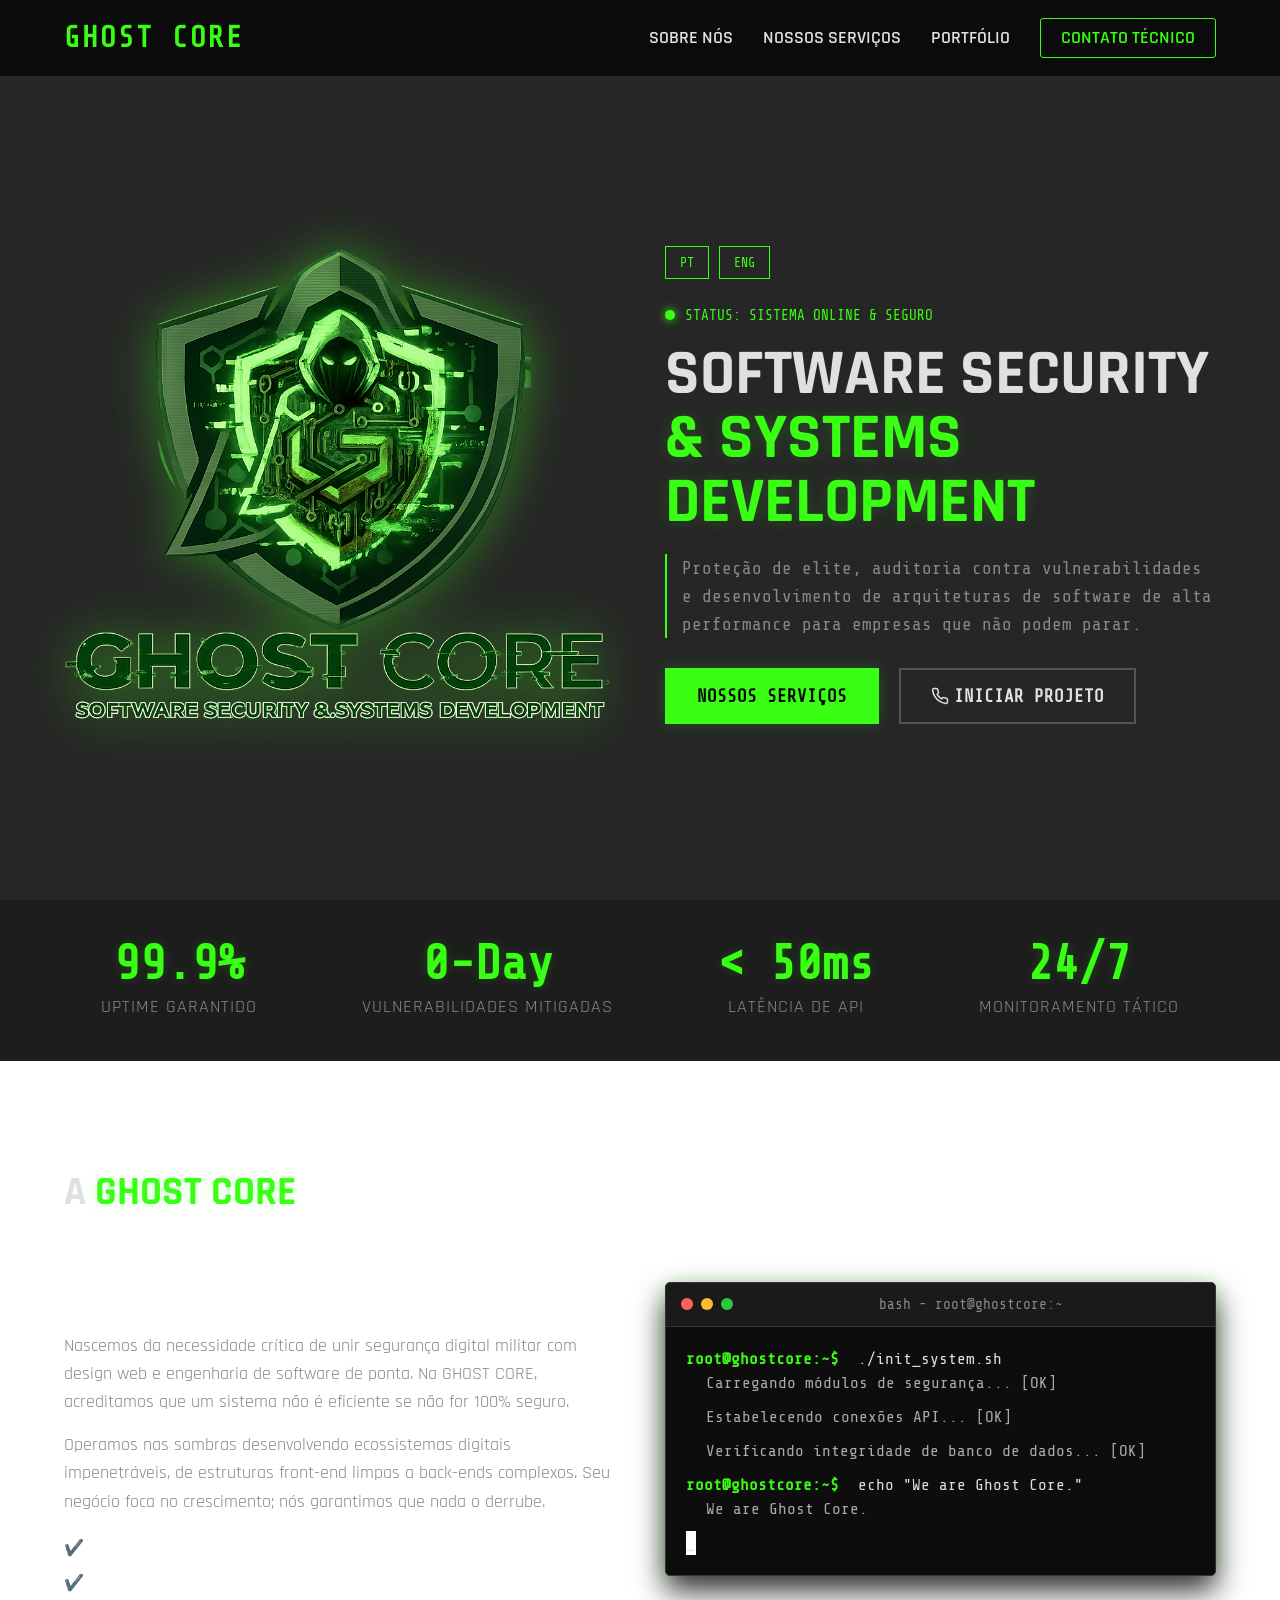
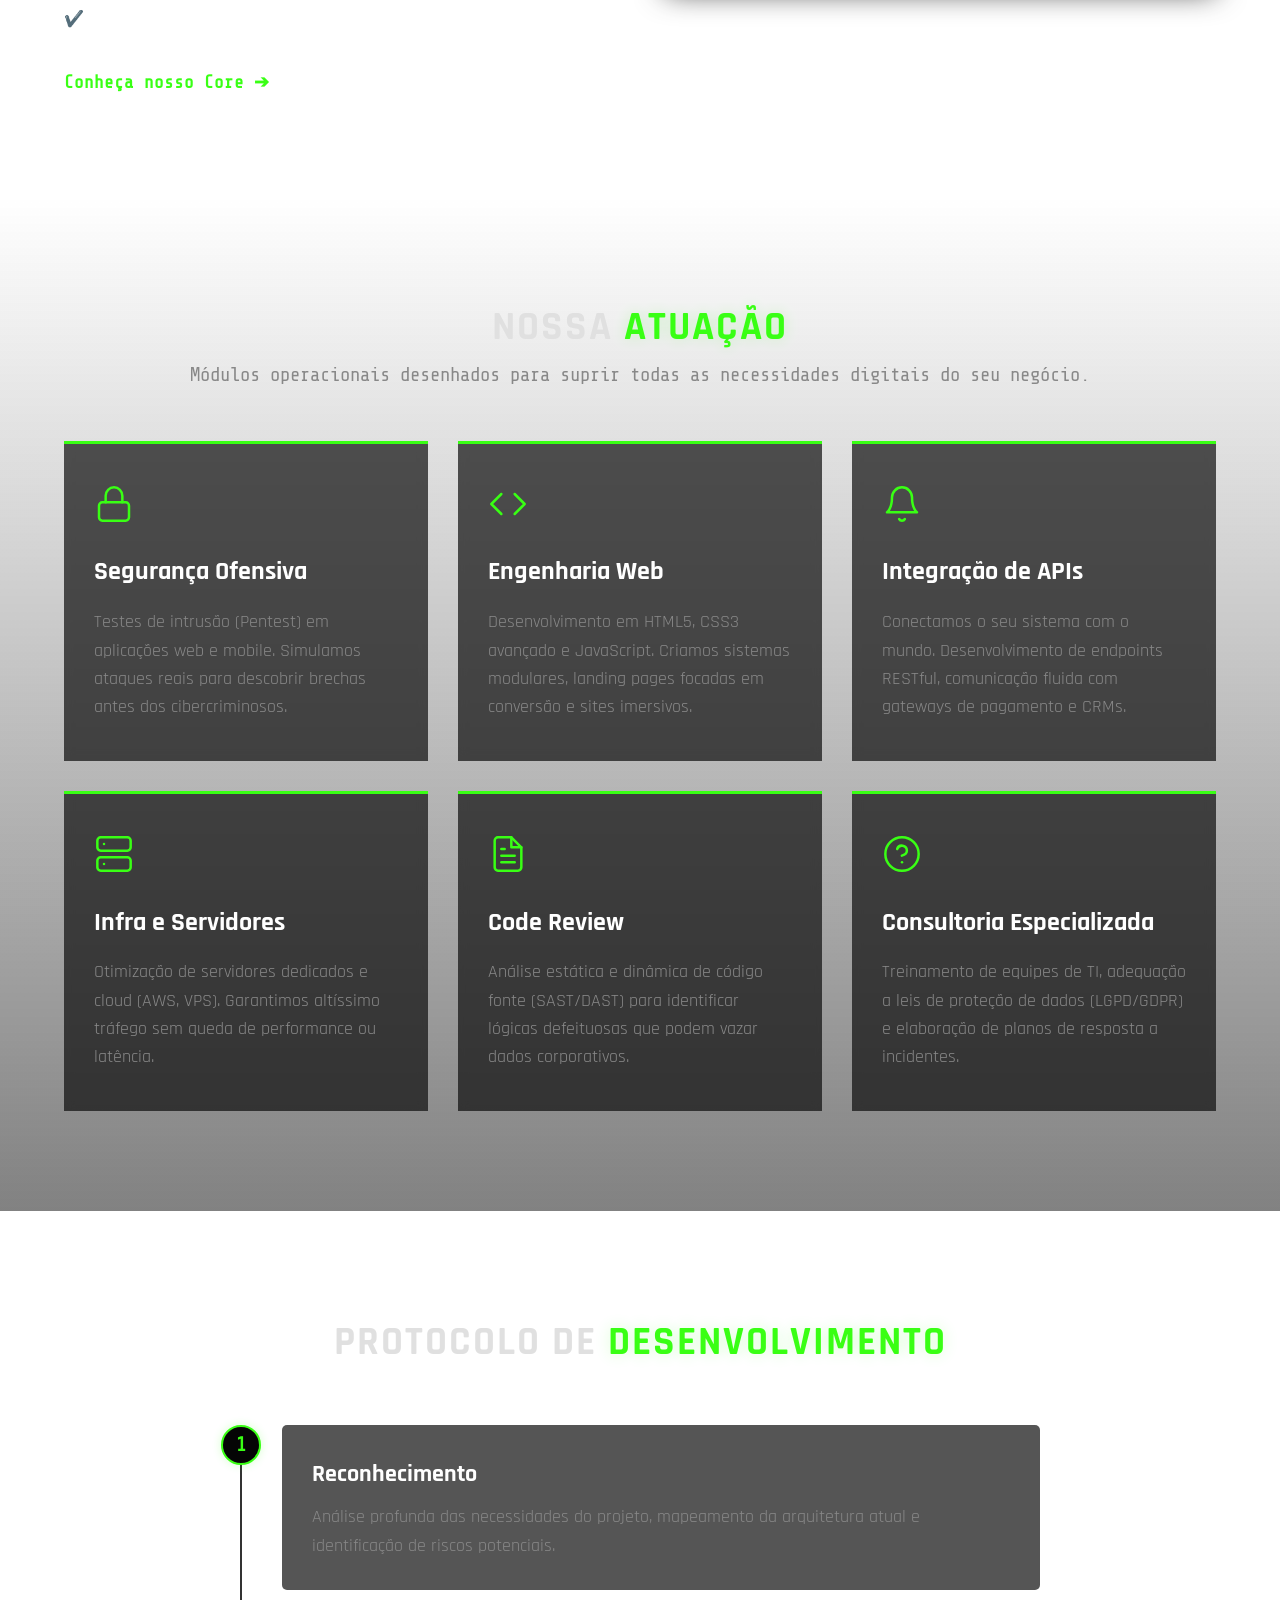
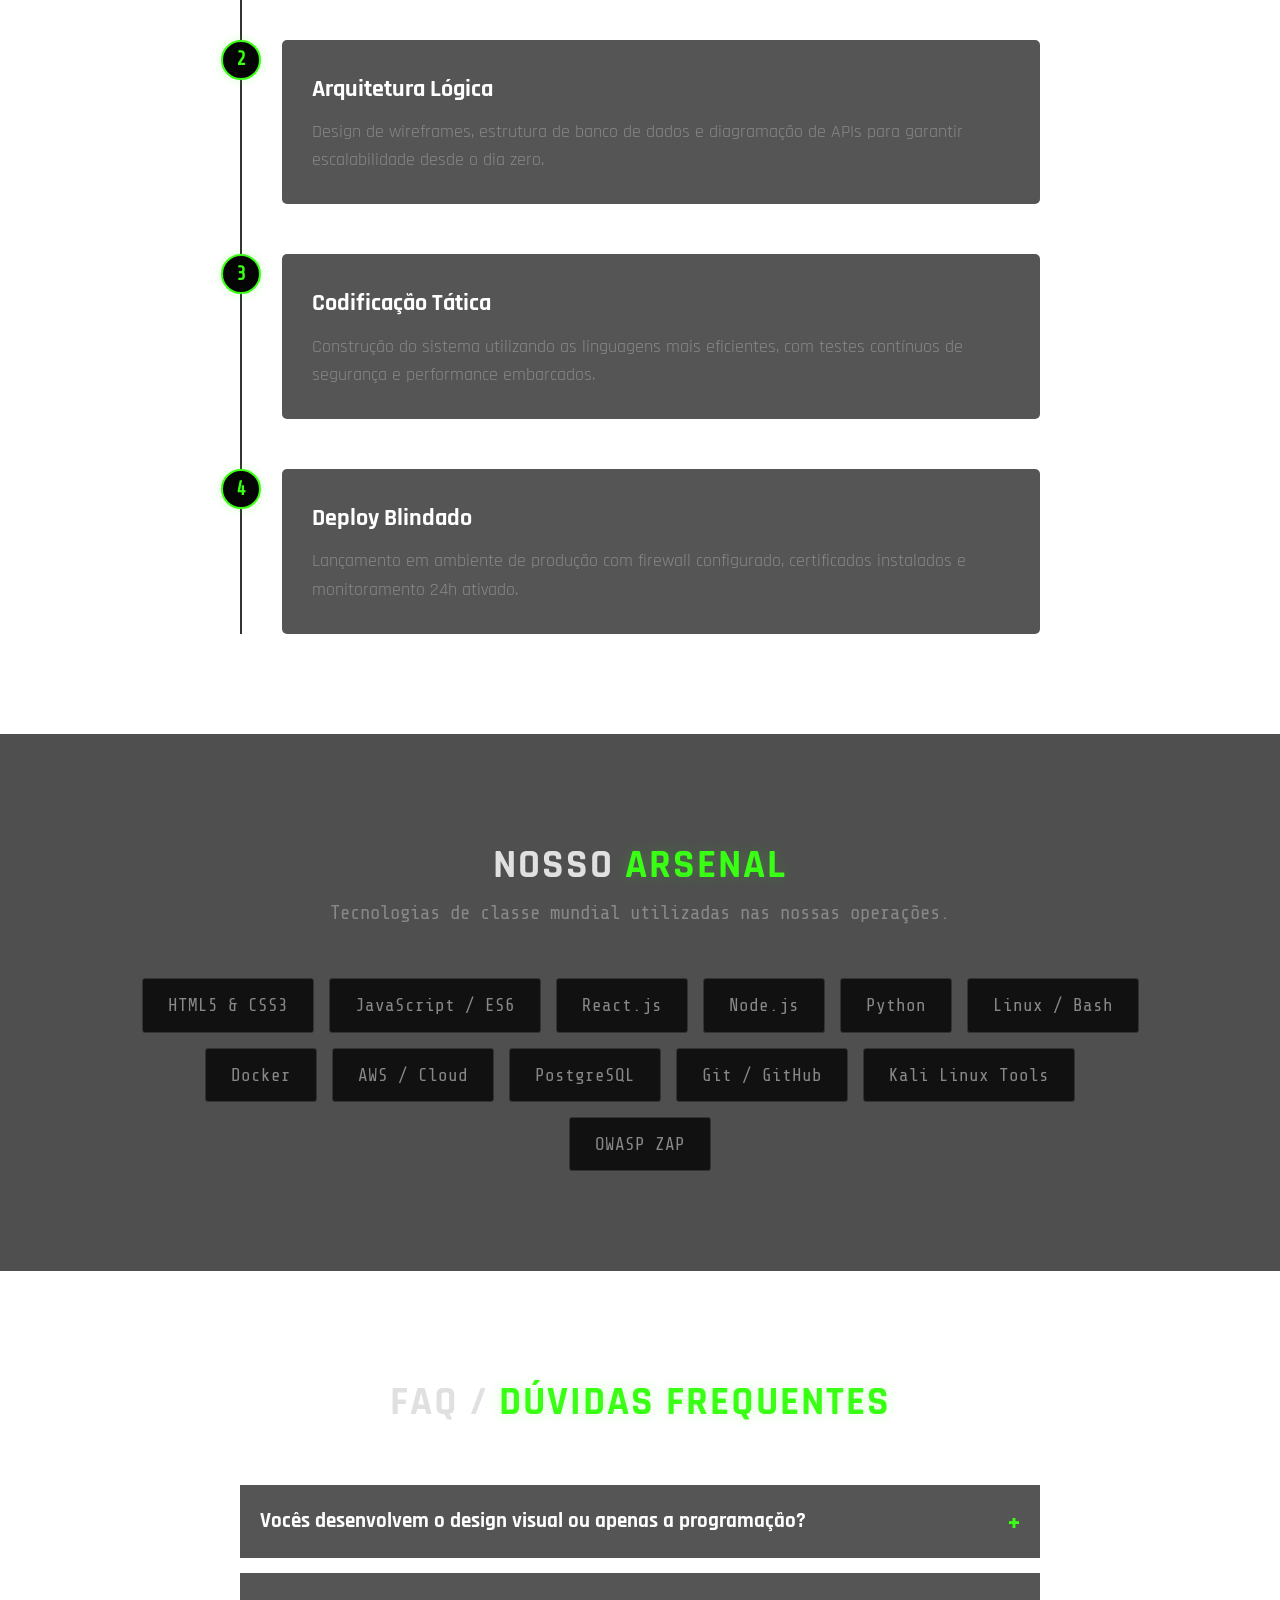
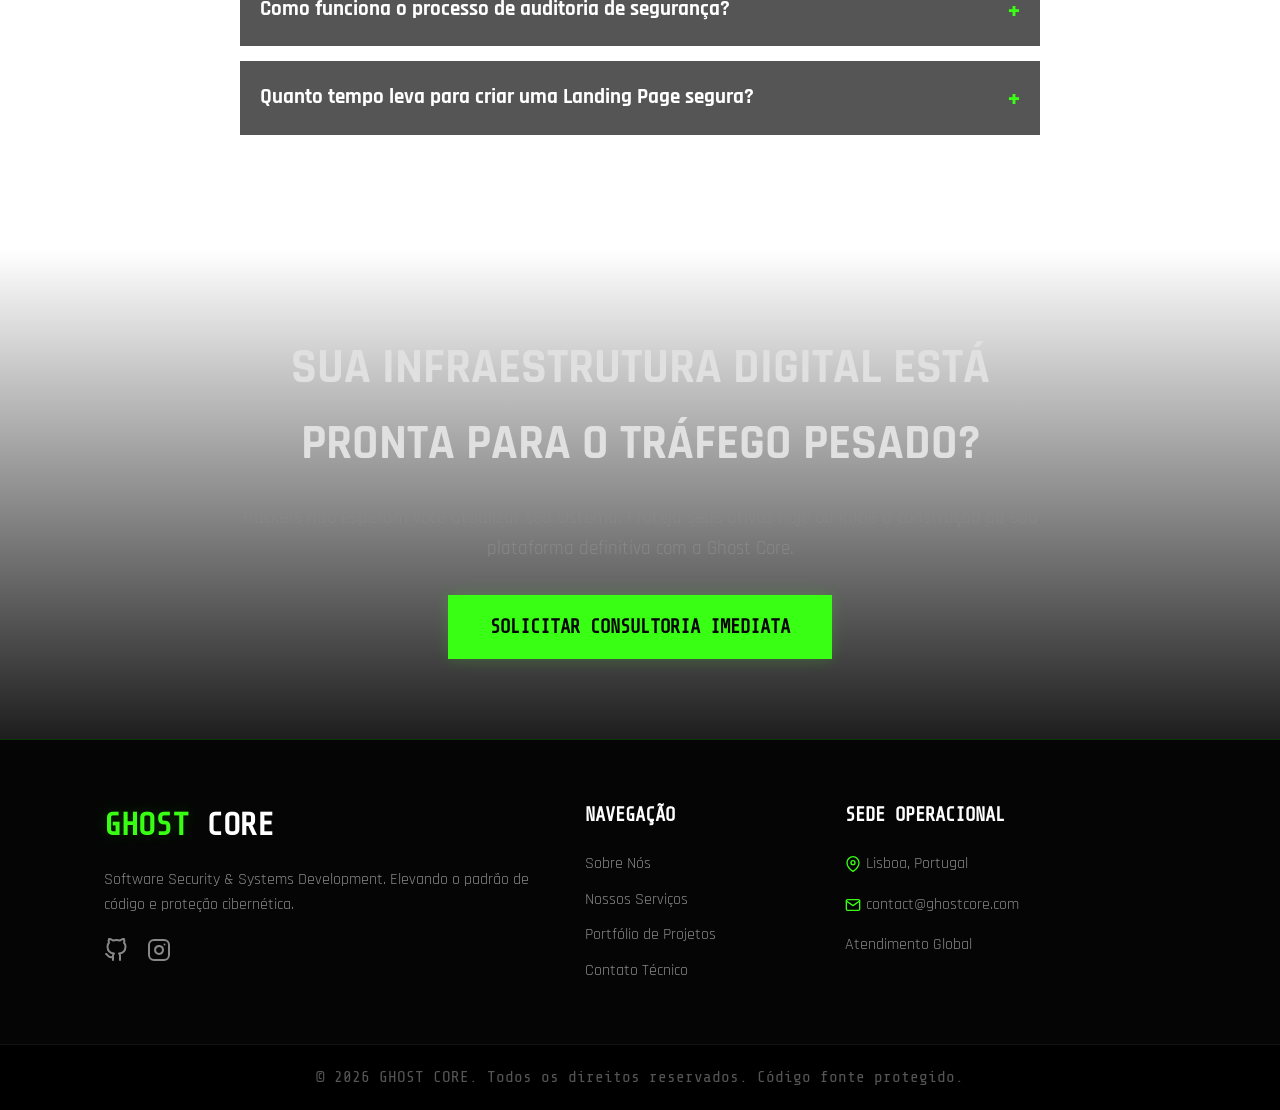
<file: index.html>
<!DOCTYPE html>
<html lang="pt-br">
<head>
    <meta charset="UTF-8">
    <meta name="viewport" content="width=device-width, initial-scale=1.0">
    
    <title>Ghost Core | Software Security & Systems Development</title>
    <link rel="icon" type="image/png" href="pages/img/logo-semfundo.png">
    <meta name="description" content="Ghost Core oferece proteção de elite, auditoria contra vulnerabilidades e desenvolvimento de arquiteturas de software de alta performance.">
    <meta name="keywords" content="Cybersegurança, Desenvolvimento Web, API, Pentest, HTML, CSS, JavaScript, Segurança da Informação">
    <meta name="author" content="Ghost Core">
    <meta name="robots" content="index, follow">

    <meta property="og:type" content="website">
    <meta property="og:url" content="https://www.ghostcore.com/">
    <meta property="og:title" content="Ghost Core | Software Security & Systems">
    <meta property="og:description" content="Proteção de elite e desenvolvimento de sistemas de alta performance.">
    <meta property="og:image" content="pages/img/logo-semfundo.png">

    <link rel="preconnect" href="https://fonts.googleapis.com">
    <link rel="preconnect" href="https://fonts.gstatic.com" crossorigin>
    <link href="https://fonts.googleapis.com/css2?family=Rajdhani:wght@400;500;600;700&family=Share+Tech+Mono&display=swap" rel="stylesheet">
    
    <link rel="stylesheet" href="pages/assets/style.css">
</head>
<body data-lang="pt">

    <video autoplay muted loop playsinline id="video-bg">
        <source src="pages/mp4/logo_background.mp4" type="video/mp4">
    </video>
    <div class="video-overlay"></div>

    <header>
        <nav class="navbar">
            <div class="nav-logo">
                <span class="glitch-text" data-text="GHOST CORE">GHOST CORE</span>
            </div>
            <div class="menu-toggle" id="mobile-menu">
                <span class="bar"></span>
                <span class="bar"></span>
                <span class="bar"></span>
            </div>

            <ul class="nav-links">
                <li>
                    <a href="pages/sobre/">
                        <span class="lang lang-pt">Sobre Nós</span>
                        <span class="lang lang-en">About Us</span>
                    </a>
                </li>
                <li>
                    <a href="pages/servicos/">
                        <span class="lang lang-pt">Nossos Serviços</span>
                        <span class="lang lang-en">Our Services</span>
                    </a>
                </li>
                <li>
                    <a href="pages/portfolio/">
                        <span class="lang lang-pt">Portfólio</span>
                        <span class="lang lang-en">Portfolio</span>
                    </a>
                </li>
                <li>
                    <a href="pages/contato/" class="btn-nav">
                        <span class="lang lang-pt">Contato Técnico</span>
                        <span class="lang lang-en">Technical Contact</span>
                    </a>
                </li>
            </ul>
        </nav>
    </header>

    <main>
        <section class="hero" id="home">
            <div class="hero-container">
                <div class="hero-image">
                    <img src="pages/img/logo-semfundo.png" alt="Ghost Core Logo Oficial">
                </div>
                
                <div class="hero-content">
                    
                    <div class="language-switch">
                        <button onclick="setLanguage('pt')">PT</button>
                        <button onclick="setLanguage('en')">ENG</button>
                    </div>

                    <div class="system-status">
                        <span class="status-dot"></span> 
                        <span class="lang lang-pt">STATUS: SISTEMA ONLINE & SEGURO</span>
                        <span class="lang lang-en">STATUS: SYSTEM ONLINE & SECURE</span>
                    </div>
                    
                    <h1>
                        SOFTWARE SECURITY <br> <span class="highlight">& SYSTEMS DEVELOPMENT</span>
                    </h1>
                    
                    <p>
                        <span class="lang lang-pt">Proteção de elite, auditoria contra vulnerabilidades e desenvolvimento de arquiteturas de software de alta performance para empresas que não podem parar.</span>
                        <span class="lang lang-en">Elite protection, vulnerability auditing, and high-performance software architecture development for companies that cannot stop.</span>
                    </p>
                    
                    <div class="cta-group">
                        <a href="pages/servicos/" class="btn btn-primary">
                            <span class="lang lang-pt">Nossos Serviços</span>
                            <span class="lang lang-en">Our Services</span>
                        </a>
                        <a href="pages/contato/" class="btn btn-secondary">
                            <svg width="18" height="18" viewBox="0 0 24 24" fill="none" stroke="currentColor" stroke-width="2" stroke-linecap="round" stroke-linejoin="round" style="vertical-align: middle; margin-right: 5px;">
                                <path d="M22 16.92v3a2 2 0 0 1-2.18 2 19.79 19.79 0 0 1-8.63-3.07 19.5 19.5 0 0 1-6-6 19.79 19.79 0 0 1-3.07-8.67A2 2 0 0 1 4.11 2h3a2 2 0 0 1 2 1.72 12.84 12.84 0 0 0 .7 2.81 2 2 0 0 1-.45 2.11L8.09 9.91a16 16 0 0 0 6 6l1.27-1.27a2 2 0 0 1 2.11-.45 12.84 12.84 0 0 0 2.81.7A2 2 0 0 1 22 16.92z"></path>
                            </svg>
                            <span class="lang lang-pt">Iniciar Projeto</span>
                            <span class="lang lang-en">Start Project</span>
                        </a>
                    </div>
                </div>
            </div>  
        </section>

        <section class="stats-bar">
            <div class="stats-container">
                <div class="stat-item">
                    <h2>99.9%</h2>
                    <p>
                        <span class="lang lang-pt">Uptime Garantido</span>
                        <span class="lang lang-en">Guaranteed Uptime</span>
                    </p>
                </div>
                <div class="stat-item">
                    <h2>0-Day</h2>
                    <p>
                        <span class="lang lang-pt">Vulnerabilidades Mitigadas</span>
                        <span class="lang lang-en">Vulnerabilities Mitigated</span>
                    </p>
                </div>
                <div class="stat-item">
                    <h2>&lt; 50ms</h2>
                    <p>
                        <span class="lang lang-pt">Latência de API</span>
                        <span class="lang lang-en">API Latency</span>
                    </p>
                </div>
                <div class="stat-item">
                    <h2>24/7</h2>
                    <p>
                        <span class="lang lang-pt">Monitoramento Tático</span>
                        <span class="lang lang-en">Tactical Monitoring</span>
                    </p>
                </div>
            </div>
        </section>

        <section class="about-preview" id="about">
            <div class="about-grid">
                <div class="about-text">
                    <h2>
                        <span class="lang lang-pt">A <span class="highlight">GHOST CORE</span></span>
                        <span class="lang lang-en">THE <span class="highlight">GHOST CORE</span></span>
                    </h2>
                    
                    <h3>
                        <span class="lang lang-pt">Não escrevemos apenas código. Nós blindamos operações.</span>
                        <span class="lang lang-en">We don't just write code. We shield operations.</span>
                    </h3>
                    
                    <p>
                        <span class="lang lang-pt">Nascemos da necessidade crítica de unir segurança digital militar com design web e engenharia de software de ponta. Na GHOST CORE, acreditamos que um sistema não é eficiente se não for 100% seguro.</span>
                        <span class="lang lang-en">We were born from the critical need to unite military-grade digital security with cutting-edge web design and software engineering. At GHOST CORE, we believe a system is not efficient if it is not 100% secure.</span>
                    </p>
                    
                    <p>
                        <span class="lang lang-pt">Operamos nas sombras desenvolvendo ecossistemas digitais impenetráveis, de estruturas front-end limpas a back-ends complexos. Seu negócio foca no crescimento; nós garantimos que nada o derrube.</span>
                        <span class="lang lang-en">We operate in the shadows developing impenetrable digital ecosystems, from clean front-end structures to complex back-ends. Your business focuses on growth; we ensure nothing brings it down.</span>
                    </p>
                    
                    <ul class="about-checklist">
                        <li>
                            <span class="lang lang-pt">✔️ Desenvolvimento focado em OWASP Top 10</span>
                            <span class="lang lang-en">✔️ Development focused on OWASP Top 10</span>
                        </li>
                        <li>
                            <span class="lang lang-pt">✔️ Otimização de Performance (Core Web Vitals)</span>
                            <span class="lang lang-en">✔️ Performance Optimization (Core Web Vitals)</span>
                        </li>
                        <li>
                            <span class="lang lang-pt">✔️ Código Limpo, Escalável e Documentado</span>
                            <span class="lang lang-en">✔️ Clean, Scalable and Documented Code</span>
                        </li>
                    </ul>

                    <a href="pages/sobre/" class="btn-text">
                        <span class="lang lang-pt">Conheça nosso Core ➔</span>
                        <span class="lang lang-en">Discover our Core ➔</span>
                    </a>
                </div>
                
                <div class="about-terminal">
                    <div class="terminal-header">
                        <span class="btn-close"></span>
                        <span class="btn-min"></span>
                        <span class="btn-max"></span>
                        <span class="terminal-title">bash - root@ghostcore:~</span>
                    </div>
                    <div class="terminal-body">
                        <p><span class="prompt">root@ghostcore:~$</span> ./init_system.sh</p>
                        <p class="output">
                            <span class="lang lang-pt">Carregando módulos de segurança... [OK]</span>
                            <span class="lang lang-en">Loading security modules... [OK]</span>
                        </p>
                        <p class="output">
                            <span class="lang lang-pt">Estabelecendo conexões API... [OK]</span>
                            <span class="lang lang-en">Establishing API connections... [OK]</span>
                        </p>
                        <p class="output">
                            <span class="lang lang-pt">Verificando integridade de banco de dados... [OK]</span>
                            <span class="lang lang-en">Checking database integrity... [OK]</span>
                        </p>
                        <p><span class="prompt">root@ghostcore:~$</span> echo "We are Ghost Core."</p>
                        <p class="output">We are Ghost Core.</p>
                        <p class="cursor">_</p>
                    </div>
                </div>
            </div>
        </section>

        <section class="services-section" id="services">
            <div class="section-header">
                <h2>
                    <span class="lang lang-pt">NOSSA <span class="highlight">ATUAÇÃO</span></span>
                    <span class="lang lang-en">OUR <span class="highlight">EXPERTISE</span></span>
                </h2>
                <p>
                    <span class="lang lang-pt">Módulos operacionais desenhados para suprir todas as necessidades digitais do seu negócio.</span>
                    <span class="lang lang-en">Operational modules designed to meet all the digital needs of your business.</span>
                </p>
            </div>

            <div class="features">
                <div class="feature-box">
                    <div class="icon">
                        <svg width="40" height="40" viewBox="0 0 24 24" fill="none" stroke="var(--neon-green)" stroke-width="1.5" stroke-linecap="round" stroke-linejoin="round">
                            <rect x="3" y="11" width="18" height="11" rx="2" ry="2"></rect>
                            <path d="M7 11V7a5 5 0 0 1 10 0v4"></path>
                        </svg>
                    </div>
                    <h3>
                        <span class="lang lang-pt">Segurança Ofensiva</span>
                        <span class="lang lang-en">Offensive Security</span>
                    </h3>
                    <p>
                        <span class="lang lang-pt">Testes de intrusão (Pentest) em aplicações web e mobile. Simulamos ataques reais para descobrir brechas antes dos cibercriminosos.</span>
                        <span class="lang lang-en">Penetration testing (Pentest) on web and mobile applications. We simulate real attacks to discover loopholes before cybercriminals do.</span>
                    </p>
                </div>

                <div class="feature-box">
                    <div class="icon">
                        <svg width="40" height="40" viewBox="0 0 24 24" fill="none" stroke="var(--neon-green)" stroke-width="1.5" stroke-linecap="round" stroke-linejoin="round">
                            <polyline points="16 18 22 12 16 6"></polyline>
                            <polyline points="8 6 2 12 8 18"></polyline>
                        </svg>
                    </div>
                    <h3>
                        <span class="lang lang-pt">Engenharia Web</span>
                        <span class="lang lang-en">Web Engineering</span>
                    </h3>
                    <p>
                        <span class="lang lang-pt">Desenvolvimento em HTML5, CSS3 avançado e JavaScript. Criamos sistemas modulares, landing pages focadas em conversão e sites imersivos.</span>
                        <span class="lang lang-en">Development in HTML5, advanced CSS3, and JavaScript. We create modular systems, conversion-focused landing pages, and immersive websites.</span>
                    </p>
                </div>

                <div class="feature-box">
                    <div class="icon">
                        <svg width="40" height="40" viewBox="0 0 24 24" fill="none" stroke="var(--neon-green)" stroke-width="1.5" stroke-linecap="round" stroke-linejoin="round">
                            <path d="M18 8A6 6 0 0 0 6 8c0 7-3 9-3 9h18s-3-2-3-9"></path>
                            <path d="M13.73 21a2 2 0 0 1-3.46 0"></path>
                        </svg>
                    </div>
                    <h3>
                        <span class="lang lang-pt">Integração de APIs</span>
                        <span class="lang lang-en">API Integration</span>
                    </h3>
                    <p>
                        <span class="lang lang-pt">Conectamos o seu sistema com o mundo. Desenvolvimento de endpoints RESTful, comunicação fluida com gateways de pagamento e CRMs.</span>
                        <span class="lang lang-en">We connect your system with the world. Development of RESTful endpoints, fluid communication with payment gateways, and CRMs.</span>
                    </p>
                </div>

                <div class="feature-box">
                    <div class="icon">
                        <svg width="40" height="40" viewBox="0 0 24 24" fill="none" stroke="var(--neon-green)" stroke-width="1.5" stroke-linecap="round" stroke-linejoin="round">
                            <rect x="2" y="2" width="20" height="8" rx="2" ry="2"></rect>
                            <rect x="2" y="14" width="20" height="8" rx="2" ry="2"></rect>
                            <line x1="6" y1="6" x2="6.01" y2="6"></line>
                            <line x1="6" y1="18" x2="6.01" y2="18"></line>
                        </svg>
                    </div>
                    <h3>
                        <span class="lang lang-pt">Infra e Servidores</span>
                        <span class="lang lang-en">Infra & Servers</span>
                    </h3>
                    <p>
                        <span class="lang lang-pt">Otimização de servidores dedicados e cloud (AWS, VPS). Garantimos altíssimo tráfego sem queda de performance ou latência.</span>
                        <span class="lang lang-en">Optimization of dedicated servers and cloud (AWS, VPS). We guarantee high traffic without drops in performance or latency.</span>
                    </p>
                </div>

                <div class="feature-box">
                    <div class="icon">
                        <svg width="40" height="40" viewBox="0 0 24 24" fill="none" stroke="var(--neon-green)" stroke-width="1.5" stroke-linecap="round" stroke-linejoin="round">
                            <path d="M14 2H6a2 2 0 0 0-2 2v16a2 2 0 0 0 2 2h12a2 2 0 0 0 2-2V8z"></path>
                            <polyline points="14 2 14 8 20 8"></polyline>
                            <line x1="16" y1="13" x2="8" y2="13"></line>
                            <line x1="16" y1="17" x2="8" y2="17"></line>
                            <polyline points="10 9 9 9 8 9"></polyline>
                        </svg>
                    </div>
                    <h3>
                        <span class="lang lang-pt">Code Review</span>
                        <span class="lang lang-en">Code Review</span>
                    </h3>
                    <p>
                        <span class="lang lang-pt">Análise estática e dinâmica de código fonte (SAST/DAST) para identificar lógicas defeituosas que podem vazar dados corporativos.</span>
                        <span class="lang lang-en">Static and dynamic source code analysis (SAST/DAST) to identify flawed logics that could leak corporate data.</span>
                    </p>
                </div>

                <div class="feature-box">
                    <div class="icon">
                        <svg width="40" height="40" viewBox="0 0 24 24" fill="none" stroke="var(--neon-green)" stroke-width="1.5" stroke-linecap="round" stroke-linejoin="round">
                            <circle cx="12" cy="12" r="10"></circle>
                            <path d="M9.09 9a3 3 0 0 1 5.83 1c0 2-3 3-3 3"></path>
                            <line x1="12" y1="17" x2="12.01" y2="17"></line>
                        </svg>
                    </div>
                    <h3>
                        <span class="lang lang-pt">Consultoria Especializada</span>
                        <span class="lang lang-en">Specialized Consulting</span>
                    </h3>
                    <p>
                        <span class="lang lang-pt">Treinamento de equipes de TI, adequação a leis de proteção de dados (LGPD/GDPR) e elaboração de planos de resposta a incidentes.</span>
                        <span class="lang lang-en">IT team training, compliance with data protection laws (LGPD/GDPR), and elaboration of incident response plans.</span>
                    </p>
                </div>
            </div>
        </section>

        <section class="process-section">
            <div class="section-header">
                <h2>
                    <span class="lang lang-pt">PROTOCOLO DE <span class="highlight">DESENVOLVIMENTO</span></span>
                    <span class="lang lang-en">DEVELOPMENT <span class="highlight">PROTOCOL</span></span>
                </h2>
            </div>
            <div class="timeline">
                <div class="timeline-item">
                    <div class="timeline-dot">1</div>
                    <div class="timeline-content">
                        <h3>
                            <span class="lang lang-pt">Reconhecimento</span>
                            <span class="lang lang-en">Reconnaissance</span>
                        </h3>
                        <p>
                            <span class="lang lang-pt">Análise profunda das necessidades do projeto, mapeamento da arquitetura atual e identificação de riscos potenciais.</span>
                            <span class="lang lang-en">Deep analysis of project needs, mapping of the current architecture, and identification of potential risks.</span>
                        </p>
                    </div>
                </div>
                <div class="timeline-item">
                    <div class="timeline-dot">2</div>
                    <div class="timeline-content">
                        <h3>
                            <span class="lang lang-pt">Arquitetura Lógica</span>
                            <span class="lang lang-en">Logical Architecture</span>
                        </h3>
                        <p>
                            <span class="lang lang-pt">Design de wireframes, estrutura de banco de dados e diagramação de APIs para garantir escalabilidade desde o dia zero.</span>
                            <span class="lang lang-en">Wireframe design, database structuring, and API diagramming to ensure scalability from day zero.</span>
                        </p>
                    </div>
                </div>
                <div class="timeline-item">
                    <div class="timeline-dot">3</div>
                    <div class="timeline-content">
                        <h3>
                            <span class="lang lang-pt">Codificação Tática</span>
                            <span class="lang lang-en">Tactical Coding</span>
                        </h3>
                        <p>
                            <span class="lang lang-pt">Construção do sistema utilizando as linguagens mais eficientes, com testes contínuos de segurança e performance embarcados.</span>
                            <span class="lang lang-en">System construction using the most efficient languages, with embedded continuous security and performance tests.</span>
                        </p>
                    </div>
                </div>
                <div class="timeline-item">
                    <div class="timeline-dot">4</div>
                    <div class="timeline-content">
                        <h3>
                            <span class="lang lang-pt">Deploy Blindado</span>
                            <span class="lang lang-en">Armored Deployment</span>
                        </h3>
                        <p>
                            <span class="lang lang-pt">Lançamento em ambiente de produção com firewall configurado, certificados instalados e monitoramento 24h ativado.</span>
                            <span class="lang lang-en">Launch in a production environment with configured firewalls, installed certificates, and 24/7 monitoring activated.</span>
                        </p>
                    </div>
                </div>
            </div>
        </section>

        <section class="tech-stack" id="tech-stack">
            <div class="section-header">
                <h2>
                    <span class="lang lang-pt">NOSSO <span class="highlight">ARSENAL</span></span>
                    <span class="lang lang-en">OUR <span class="highlight">ARSENAL</span></span>
                </h2>
                <p>
                    <span class="lang lang-pt">Tecnologias de classe mundial utilizadas nas nossas operações.</span>
                    <span class="lang lang-en">World-class technologies used in our operations.</span>
                </p>
            </div>
            <div class="tech-grid">
                <div class="tech-item">HTML5 & CSS3</div>
                <div class="tech-item">JavaScript / ES6</div>
                <div class="tech-item">React.js</div>
                <div class="tech-item">Node.js</div>
                <div class="tech-item">Python</div>
                <div class="tech-item">Linux / Bash</div>
                <div class="tech-item">Docker</div>
                <div class="tech-item">AWS / Cloud</div>
                <div class="tech-item">PostgreSQL</div>
                <div class="tech-item">Git / GitHub</div>
                <div class="tech-item">Kali Linux Tools</div>
                <div class="tech-item">OWASP ZAP</div>
            </div>
        </section>

        <section class="faq-section" id="faq">
            <div class="section-header">
                <h2>
                    <span class="lang lang-pt">FAQ / <span class="highlight">DÚVIDAS FREQUENTES</span></span>
                    <span class="lang lang-en">FAQ / <span class="highlight">FREQUENTLY ASKED QUESTIONS</span></span>
                </h2>
            </div>
            <div class="faq-container">
                <details class="faq-item">
                    <summary>
                        <span class="lang lang-pt">Vocês desenvolvem o design visual ou apenas a programação?</span>
                        <span class="lang lang-en">Do you develop the visual design or just the programming?</span>
                    </summary>
                    <div class="faq-content">
                        <p>
                            <span class="lang lang-pt">Atuamos de ponta a ponta. Desenvolvemos interfaces visuais imersivas em CSS, mas nosso foco principal é garantir que a fundação do código por trás dessa beleza seja limpa, rápida e intransponível.</span>
                            <span class="lang lang-en">We work end-to-end. We develop immersive visual interfaces in CSS, but our main focus is to ensure the code foundation behind that beauty is clean, fast, and impenetrable.</span>
                        </p>
                    </div>
                </details>

                <details class="faq-item">
                    <summary>
                        <span class="lang lang-pt">Como funciona o processo de auditoria de segurança?</span>
                        <span class="lang lang-en">How does the security audit process work?</span>
                    </summary>
                    <div class="faq-content">
                        <p>
                            <span class="lang lang-pt">Utilizamos metodologias de Black-box e White-box. Tentamos invadir seu sistema simulando ataques reais (SQL Injection, XSS, DDoS). Após o teste, emitimos um relatório detalhado e aplicamos os patches de correção.</span>
                            <span class="lang lang-en">We use Black-box and White-box methodologies. We try to breach your system by simulating real attacks (SQL Injection, XSS, DDoS). After the test, we issue a detailed report and apply the correction patches.</span>
                        </p>
                    </div>
                </details>

                <details class="faq-item">
                    <summary>
                        <span class="lang lang-pt">Quanto tempo leva para criar uma Landing Page segura?</span>
                        <span class="lang lang-en">How long does it take to create a secure Landing Page?</span>
                    </summary>
                    <div class="faq-content">
                        <p>
                            <span class="lang lang-pt">Depende da complexidade e das integrações de API necessárias, mas projetos institucionais e Landing Pages focadas em conversão costumam ser entregues em prazos curtos que variam de 7 a 15 dias úteis.</span>
                            <span class="lang lang-en">It depends on the complexity and the necessary API integrations, but institutional projects and conversion-focused Landing Pages are usually delivered within short timeframes ranging from 7 to 15 business days.</span>
                        </p>
                    </div>
                </details>
            </div>
        </section>

        <section class="cta-banner">
            <div class="cta-wrapper">
                <h2>
                    <span class="lang lang-pt">Sua infraestrutura digital está pronta para o tráfego pesado?</span>
                    <span class="lang lang-en">Is your digital infrastructure ready for heavy traffic?</span>
                </h2>
                <p>
                    <span class="lang lang-pt">Hackers não esperam você atualizar seu sistema. Proteja seus ativos hoje ou inicie a construção da sua plataforma definitiva com a Ghost Core.</span>
                    <span class="lang lang-en">Hackers won't wait for you to update your system. Protect your assets today or start building your ultimate platform with Ghost Core.</span>
                </p>
                <div class="cta-buttons-large">
                    <a href="pages/contato/" class="btn btn-primary btn-large">
                        <span class="lang lang-pt">Solicitar Consultoria Imediata</span>
                        <span class="lang lang-en">Request Immediate Consulting</span>
                    </a>
                </div>
            </div>
        </section>
    </main>

    <footer>
        <div class="footer-container">
            <div class="footer-col brand-col">
                <div class="footer-logo">
                    <span class="highlight">GHOST</span> CORE
                </div>
                <p>
                    <span class="lang lang-pt">Software Security & Systems Development. Elevando o padrão de código e proteção cibernética.</span>
                    <span class="lang lang-en">Software Security & Systems Development. Elevating the standard of code and cyber protection.</span>
                </p>
                <div class="social-links">
                    <a href="https://github.com/Eolemos" aria-label="GitHub">
                        <svg viewBox="0 0 24 24" width="24" height="24" stroke="currentColor" stroke-width="2" fill="none" stroke-linecap="round" stroke-linejoin="round"><path d="M9 19c-5 1.5-5-2.5-7-3m14 6v-3.87a3.37 3.37 0 0 0-.94-2.61c3.14-.35 6.44-1.54 6.44-7A5.44 5.44 0 0 0 20 4.77 5.07 5.07 0 0 0 19.91 1S18.73.65 16 2.48a13.38 13.38 0 0 0-7 0C6.27.65 5.09 1 5.09 1A5.07 5.07 0 0 0 5 4.77a5.44 5.44 0 0 0-1.5 3.78c0 5.42 3.3 6.61 6.44 7A3.37 3.37 0 0 0 9 18.13V22"></path></svg>
                    </a>
                    <a href="https://www.instagram.com/_desativada_2k28/" aria-label="Instagram">
                        <svg viewBox="0 0 24 24" width="24" height="24" stroke="currentColor" stroke-width="2" fill="none" stroke-linecap="round" stroke-linejoin="round"><rect x="2" y="2" width="20" height="20" rx="5" ry="5"></rect><path d="M16 11.37A4 4 0 1 1 12.63 8 4 4 0 0 1 16 11.37z"></path><line x1="17.5" y1="6.5" x2="17.51" y2="6.5"></line></svg>
                    </a>
                </div>
            </div>

            <div class="footer-col">
                <h4>
                    <span class="lang lang-pt">Navegação</span>
                    <span class="lang lang-en">Navigation</span>
                </h4>
                <ul>
                    <li>
                        <a href="pages/sobre/">
                            <span class="lang lang-pt">Sobre Nós</span>
                            <span class="lang lang-en">About Us</span>
                        </a>
                    </li>
                    <li>
                        <a href="pages/servicos/">
                            <span class="lang lang-pt">Nossos Serviços</span>
                            <span class="lang lang-en">Our Services</span>
                        </a>
                    </li>
                    <li>
                        <a href="pages/portfolio/">
                            <span class="lang lang-pt">Portfólio de Projetos</span>
                            <span class="lang lang-en">Project Portfolio</span>
                        </a>
                    </li>
                    <li>
                        <a href="pages/contato/">
                            <span class="lang lang-pt">Contato Técnico</span>
                            <span class="lang lang-en">Technical Contact</span>
                        </a>
                    </li>
                </ul>
            </div>

            <div class="footer-col contact-col">
                <h4>
                    <span class="lang lang-pt">Sede Operacional</span>
                    <span class="lang lang-en">Headquarters</span>
                </h4>
                <p>
                    <svg viewBox="0 0 24 24" width="16" height="16" stroke="var(--neon-green)" stroke-width="2" fill="none" stroke-linecap="round" stroke-linejoin="round" style="vertical-align: middle; margin-right: 5px;"><path d="M21 10c0 7-9 13-9 13s-9-6-9-13a9 9 0 0 1 18 0z"></path><circle cx="12" cy="10" r="3"></circle></svg>
                    <span class="lang lang-pt">Lisboa, Portugal</span>
                    <span class="lang lang-en">Lisbon, Portugal</span>
                </p>
                <p>
                    <svg viewBox="0 0 24 24" width="16" height="16" stroke="var(--neon-green)" stroke-width="2" fill="none" stroke-linecap="round" stroke-linejoin="round" style="vertical-align: middle; margin-right: 5px;"><path d="M4 4h16c1.1 0 2 .9 2 2v12c0 1.1-.9 2-2 2H4c-1.1 0-2-.9-2-2V6c0-1.1.9-2 2-2z"></path><polyline points="22,6 12,13 2,6"></polyline></svg>
                    contact@ghostcore.com
                </p>
                <p>
                    <span class="lang lang-pt">Atendimento Global</span>
                    <span class="lang lang-en">Global Support</span>
                </p>
            </div>
        </div>

        <div class="footer-bottom">
            <p>
                <span class="lang lang-pt">&copy; 2026 GHOST CORE. Todos os direitos reservados. Código fonte protegido.</span>
                <span class="lang lang-en">&copy; 2026 GHOST CORE. All rights reserved. Source code protected.</span>
            </p>
        </div>
    </footer>

    <script>
        // Troca de idioma
        function setLanguage(lang) {
            document.body.setAttribute("data-lang", lang);
        }

        // Script do Menu Mobile seguro
        document.addEventListener('DOMContentLoaded', () => {
            const menu = document.querySelector('#mobile-menu');
            const menuLinks = document.querySelector('.nav-links');
            if (menu && menuLinks) {
                menu.addEventListener('click', () => {
                    menu.classList.toggle('is-active');
                    menuLinks.classList.toggle('active');
                });
            }
        });
    </script>
</body>
</html>
</file>
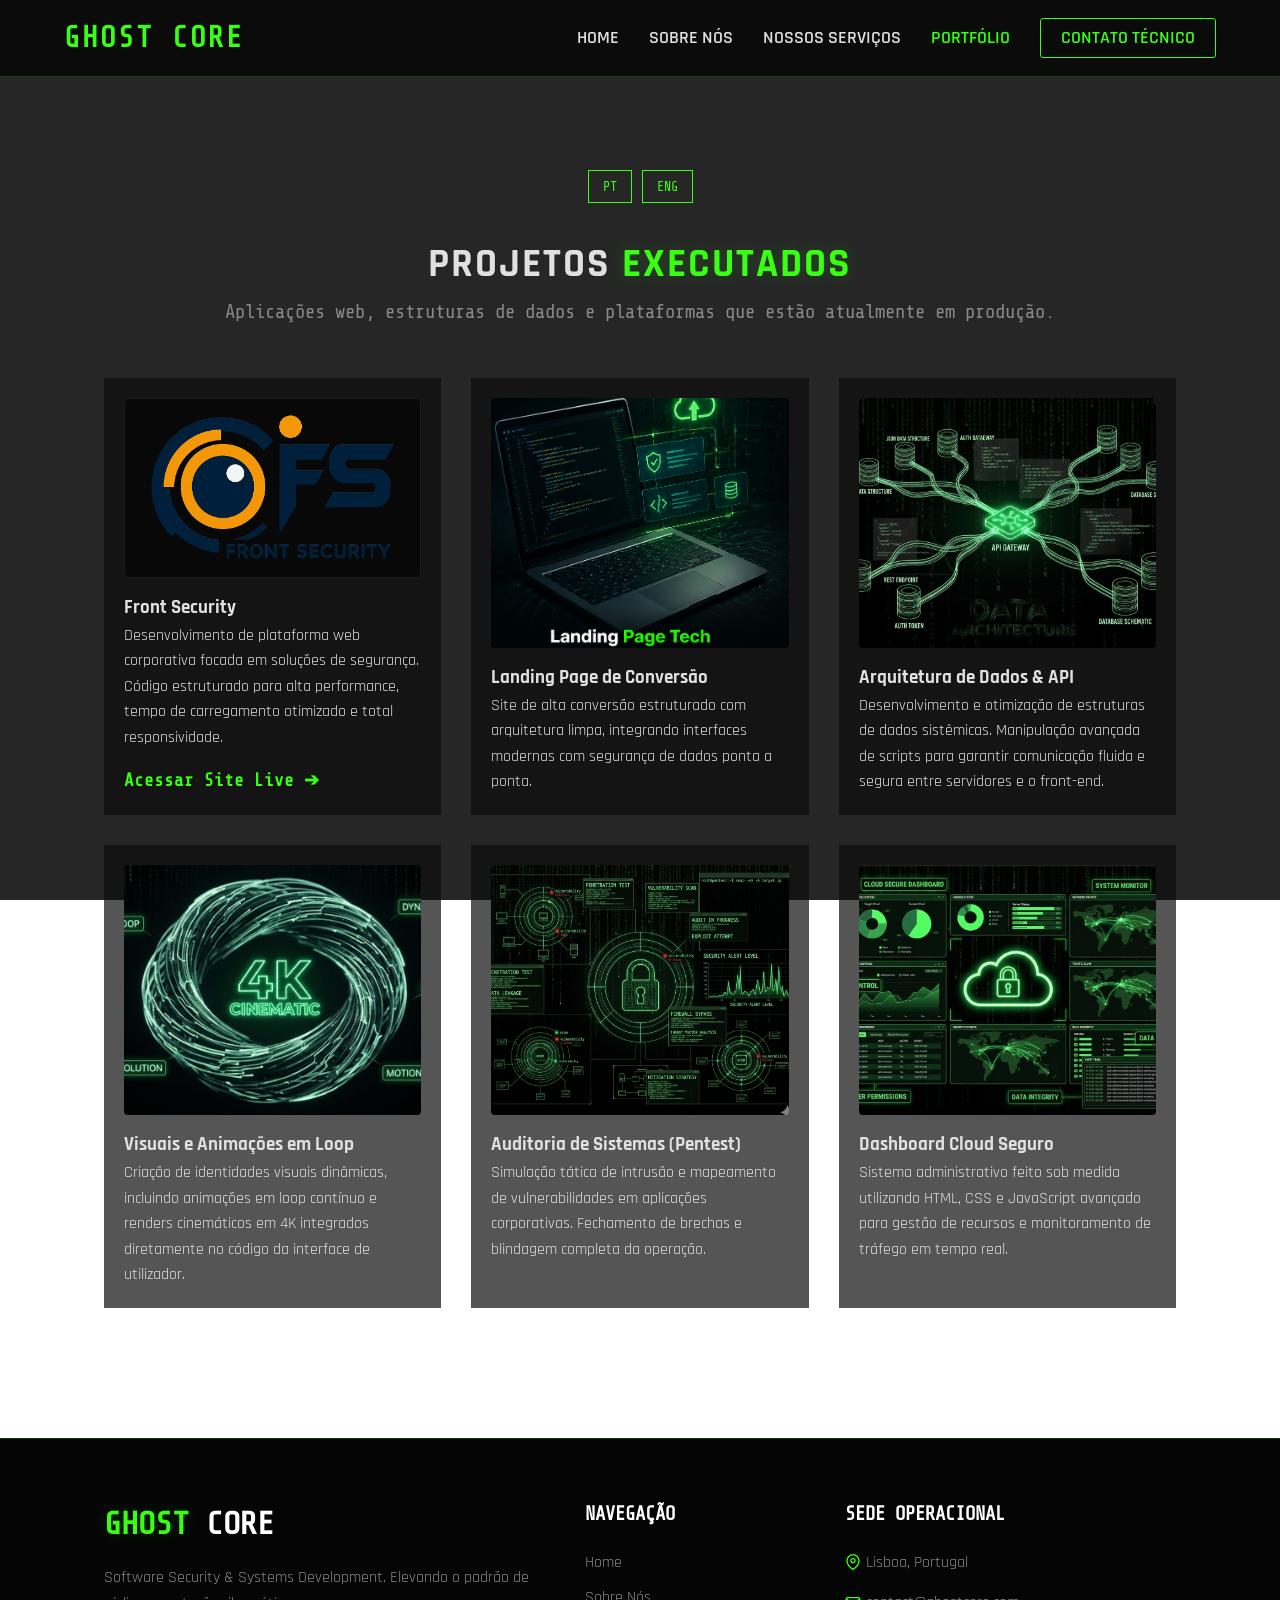
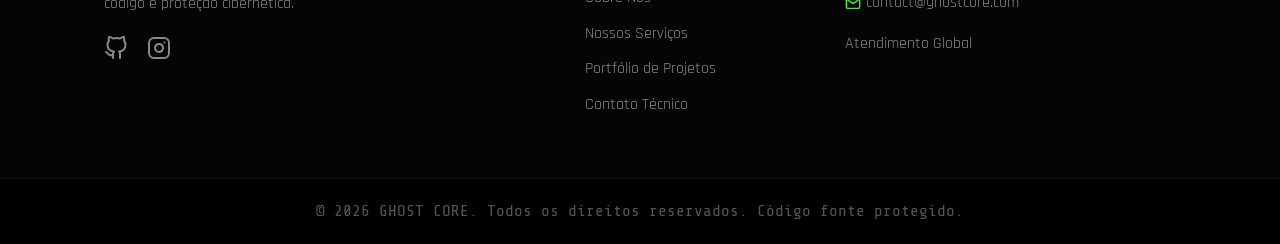
<file: pages/portfolio/index.html>
<!DOCTYPE html>
<html lang="pt-br">
<head>
    <meta charset="UTF-8">
    <meta name="viewport" content="width=device-width, initial-scale=1.0">
    <title>Portfólio | Ghost Core</title>
    <link rel="icon" type="image/png" href="../img/logo-semfundo.png">
    <link href="https://fonts.googleapis.com/css2?family=Rajdhani:wght@400;700&family=Share+Tech+Mono&display=swap" rel="stylesheet">
    <link rel="stylesheet" href="../assets/style.css">
</head>
<body data-lang="pt">

    <video autoplay muted loop playsinline id="video-bg">
        <source src="../mp4/logo_background.mp4" type="video/mp4">
    </video>
    <div class="video-overlay"></div>

    <header>
        <nav class="navbar">
            <div class="nav-logo"><span class="glitch-text">GHOST CORE</span></div>
            <div class="menu-toggle" id="mobile-menu"><span class="bar"></span><span class="bar"></span><span class="bar"></span></div>
            <ul class="nav-links">
                <li>
                    <a href="../../">
                        <span class="lang lang-pt">Home</span>
                        <span class="lang lang-en">Home</span>
                    </a>
                </li>
                <li>
                    <a href="../sobre/">
                        <span class="lang lang-pt">Sobre Nós</span>
                        <span class="lang lang-en">About Us</span>
                    </a>
                </li>
                <li>
                    <a href="../servicos/">
                        <span class="lang lang-pt">Nossos Serviços</span>
                        <span class="lang lang-en">Our Services</span>
                    </a>
                </li>
                <li>
                    <a href="" class="active">
                        <span class="lang lang-pt">Portfólio</span>
                        <span class="lang lang-en">Portfolio</span>
                    </a>
                </li>
                <li>
                    <a href="../contato/" class="btn-nav">
                        <span class="lang lang-pt">Contato Técnico</span>
                        <span class="lang lang-en">Technical Contact</span>
                    </a>
                </li>
            </ul>
        </nav>
    </header>

    <main style="padding-top: 120px; padding-bottom: 80px;">
        <section class="portfolio-container">
            
            <div class="language-switch" style="justify-content: center; margin-bottom: 30px;">
                <button onclick="setLanguage('pt')">PT</button>
                <button onclick="setLanguage('en')">ENG</button>
            </div>

            <div class="section-header">
                <h2>
                    <span class="lang lang-pt">PROJETOS <span class="highlight">EXECUTADOS</span></span>
                    <span class="lang lang-en">EXECUTED <span class="highlight">PROJECTS</span></span>
                </h2>
                <p>
                    <span class="lang lang-pt">Aplicações web, estruturas de dados e plataformas que estão atualmente em produção.</span>
                    <span class="lang lang-en">Web applications, data structures, and platforms currently in production.</span>
                </p>
            </div>
            
            <div class="portfolio-grid">
                
                <div class="project-card">
                    <img src="../img/logofs.png" alt="Plataforma Front Security" class="project-img-fs">
                    <h3>Front Security</h3>
                    <p>
                        <span class="lang lang-pt">Desenvolvimento de plataforma web corporativa focada em soluções de segurança. Código estruturado para alta performance, tempo de carregamento otimizado e total responsividade.</span>
                        <span class="lang lang-en">Corporate web platform development focused on security solutions. Code structured for high performance, optimized load time, and full responsiveness.</span>
                    </p>
                    <a href="https://frontsecurity.com.br/" target="_blank" class="btn-text" style="margin-top: 15px;">
                        <span class="lang lang-pt">Acessar Site Live ➔</span>
                        <span class="lang lang-en">Access Live Site ➔</span>
                    </a>
                </div>

                <div class="project-card">
                    <img src="../img/prop2.png" alt="Landing Page Tech" class="project-img">
                    <h3>
                        <span class="lang lang-pt">Landing Page de Conversão</span>
                        <span class="lang lang-en">Conversion Landing Page</span>
                    </h3>
                    <p>
                        <span class="lang lang-pt">Site de alta conversão estruturado com arquitetura limpa, integrando interfaces modernas com segurança de dados ponta a ponta.</span>
                        <span class="lang lang-en">High-conversion website structured with clean architecture, integrating modern interfaces with end-to-end data security.</span>
                    </p>
           
                </div>

                <div class="project-card">
                    <img src="../img/prop3.png" alt="Estruturas de Dados e API" class="project-img">
                    <h3>
                        <span class="lang lang-pt">Arquitetura de Dados & API</span>
                        <span class="lang lang-en">Data Architecture & API</span>
                    </h3>
                    <p>
                        <span class="lang lang-pt">Desenvolvimento e otimização de estruturas de dados sistêmicas. Manipulação avançada de scripts para garantir comunicação fluida e segura entre servidores e o front-end.</span>
                        <span class="lang lang-en">Development and optimization of systemic data structures. Advanced script manipulation to ensure fluid and secure communication between servers and the front-end.</span>
                    </p>
         
                </div>

                <div class="project-card">
                    <img src="../img/prop4.png" alt="Cinematic Renders e Visuais" class="project-img">
                    <h3>
                        <span class="lang lang-pt">Visuais e Animações em Loop</span>
                        <span class="lang lang-en">Visuals and Loop Animations</span>
                    </h3>
                    <p>
                        <span class="lang lang-pt">Criação de identidades visuais dinâmicas, incluindo animações em loop contínuo e renders cinemáticos em 4K integrados diretamente no código da interface de utilizador.</span>
                        <span class="lang lang-en">Creation of dynamic visual identities, including continuous loop animations and 4K cinematic renders integrated directly into the user interface code.</span>
                    </p>
      
                </div>

                <div class="project-card">
                    <img src="../img/prop5.png" alt="Auditoria de Segurança" class="project-img">
                    <h3>
                        <span class="lang lang-pt">Auditoria de Sistemas (Pentest)</span>
                        <span class="lang lang-en">Systems Audit (Pentest)</span>
                    </h3>
                    <p>
                        <span class="lang lang-pt">Simulação tática de intrusão e mapeamento de vulnerabilidades em aplicações corporativas. Fechamento de brechas e blindagem completa da operação.</span>
                        <span class="lang lang-en">Tactical intrusion simulation and vulnerability mapping in corporate applications. Loopholes patching and complete operation shielding.</span>
                    </p>

                </div>

                <div class="project-card">
                    <img src="../img/prop6.png" alt="Painel Administrativo Cloud" class="project-img">
                    <h3>
                        <span class="lang lang-pt">Dashboard Cloud Seguro</span>
                        <span class="lang lang-en">Secure Cloud Dashboard</span>
                    </h3>
                    <p>
                        <span class="lang lang-pt">Sistema administrativo feito sob medida utilizando HTML, CSS e JavaScript avançado para gestão de recursos e monitoramento de tráfego em tempo real.</span>
                        <span class="lang lang-en">Custom administrative system built using HTML, CSS, and advanced JavaScript for resource management and real-time traffic monitoring.</span>
                    </p>
    
                </div>
                
            </div>
        </section>
    </main>

    <footer>
        <div class="footer-container">
            <div class="footer-col brand-col">
                <div class="footer-logo"><span class="highlight">GHOST</span> CORE</div>
                <p>
                    <span class="lang lang-pt">Software Security & Systems Development. Elevando o padrão de código e proteção cibernética.</span>
                    <span class="lang lang-en">Software Security & Systems Development. Elevating the standard of code and cyber protection.</span>
                </p>
                <div class="social-links">
                    <a href="https://github.com/Eolemos" aria-label="GitHub">
                        <svg viewBox="0 0 24 24" width="24" height="24" stroke="currentColor" stroke-width="2" fill="none" stroke-linecap="round" stroke-linejoin="round"><path d="M9 19c-5 1.5-5-2.5-7-3m14 6v-3.87a3.37 3.37 0 0 0-.94-2.61c3.14-.35 6.44-1.54 6.44-7A5.44 5.44 0 0 0 20 4.77 5.07 5.07 0 0 0 19.91 1S18.73.65 16 2.48a13.38 13.38 0 0 0-7 0C6.27.65 5.09 1 5.09 1A5.07 5.07 0 0 0 5 4.77a5.44 5.44 0 0 0-1.5 3.78c0 5.42 3.3 6.61 6.44 7A3.37 3.37 0 0 0 9 18.13V22"></path></svg>
                    </a>
                    <a href="https://www.instagram.com/_desativada_2k28/" aria-label="Instagram">
                        <svg viewBox="0 0 24 24" width="24" height="24" stroke="currentColor" stroke-width="2" fill="none" stroke-linecap="round" stroke-linejoin="round"><rect x="2" y="2" width="20" height="20" rx="5" ry="5"></rect><path d="M16 11.37A4 4 0 1 1 12.63 8 4 4 0 0 1 16 11.37z"></path><line x1="17.5" y1="6.5" x2="17.51" y2="6.5"></line></svg>
                    </a>
                </div>
            </div>

            <div class="footer-col">
                <h4>
                    <span class="lang lang-pt">Navegação</span>
                    <span class="lang lang-en">Navigation</span>
                </h4>
                <ul>
                    <li>
                        <a href="../../">
                            <span class="lang lang-pt">Home</span>
                            <span class="lang lang-en">Home</span>
                        </a>
                    </li>
                    <li>
                        <a href="../sobre/">
                            <span class="lang lang-pt">Sobre Nós</span>
                            <span class="lang lang-en">About Us</span>
                        </a>
                    </li>
                    <li>
                        <a href="../servicos/">
                            <span class="lang lang-pt">Nossos Serviços</span>
                            <span class="lang lang-en">Our Services</span>
                        </a>
                    </li>
                    <li>
                        <a href="">
                            <span class="lang lang-pt">Portfólio de Projetos</span>
                            <span class="lang lang-en">Project Portfolio</span>
                        </a>
                    </li>
                    <li>
                        <a href="../contato/">
                            <span class="lang lang-pt">Contato Técnico</span>
                            <span class="lang lang-en">Technical Contact</span>
                        </a>
                    </li>
                </ul>
            </div>

            <div class="footer-col contact-col">
                <h4>
                    <span class="lang lang-pt">Sede Operacional</span>
                    <span class="lang lang-en">Headquarters</span>
                </h4>
                <p><svg viewBox="0 0 24 24" width="16" height="16" stroke="var(--neon-green)" stroke-width="2" fill="none" stroke-linecap="round" stroke-linejoin="round" style="vertical-align: middle; margin-right: 5px;"><path d="M21 10c0 7-9 13-9 13s-9-6-9-13a9 9 0 0 1 18 0z"></path><circle cx="12" cy="10" r="3"></circle></svg> 
                    <span class="lang lang-pt">Lisboa, Portugal</span>
                    <span class="lang lang-en">Lisbon, Portugal</span>
                </p>
                <p><svg viewBox="0 0 24 24" width="16" height="16" stroke="var(--neon-green)" stroke-width="2" fill="none" stroke-linecap="round" stroke-linejoin="round" style="vertical-align: middle; margin-right: 5px;"><path d="M4 4h16c1.1 0 2 .9 2 2v12c0 1.1-.9 2-2 2H4c-1.1 0-2-.9-2-2V6c0-1.1.9-2 2-2z"></path><polyline points="22,6 12,13 2,6"></polyline></svg> contact@ghostcore.com</p>
                <p>
                    <span class="lang lang-pt">Atendimento Global</span>
                    <span class="lang lang-en">Global Support</span>
                </p>
            </div>
        </div>
        <div class="footer-bottom">
            <p>
                <span class="lang lang-pt">&copy; 2026 GHOST CORE. Todos os direitos reservados. Código fonte protegido.</span>
                <span class="lang lang-en">&copy; 2026 GHOST CORE. All rights reserved. Source code protected.</span>
            </p>
        </div>
    </footer>

    <script>
        // Função de Idioma
        function setLanguage(lang) {
            document.body.setAttribute("data-lang", lang);
        }

        // Script do Menu Mobile
        document.addEventListener('DOMContentLoaded', () => {
            const menu = document.querySelector('#mobile-menu');
            const menuLinks = document.querySelector('.nav-links');
            if (menu && menuLinks) {
                menu.addEventListener('click', () => {
                    menu.classList.toggle('is-active');
                    menuLinks.classList.toggle('active');
                });
            }
        });
    </script>
</body>
</html>
</file>
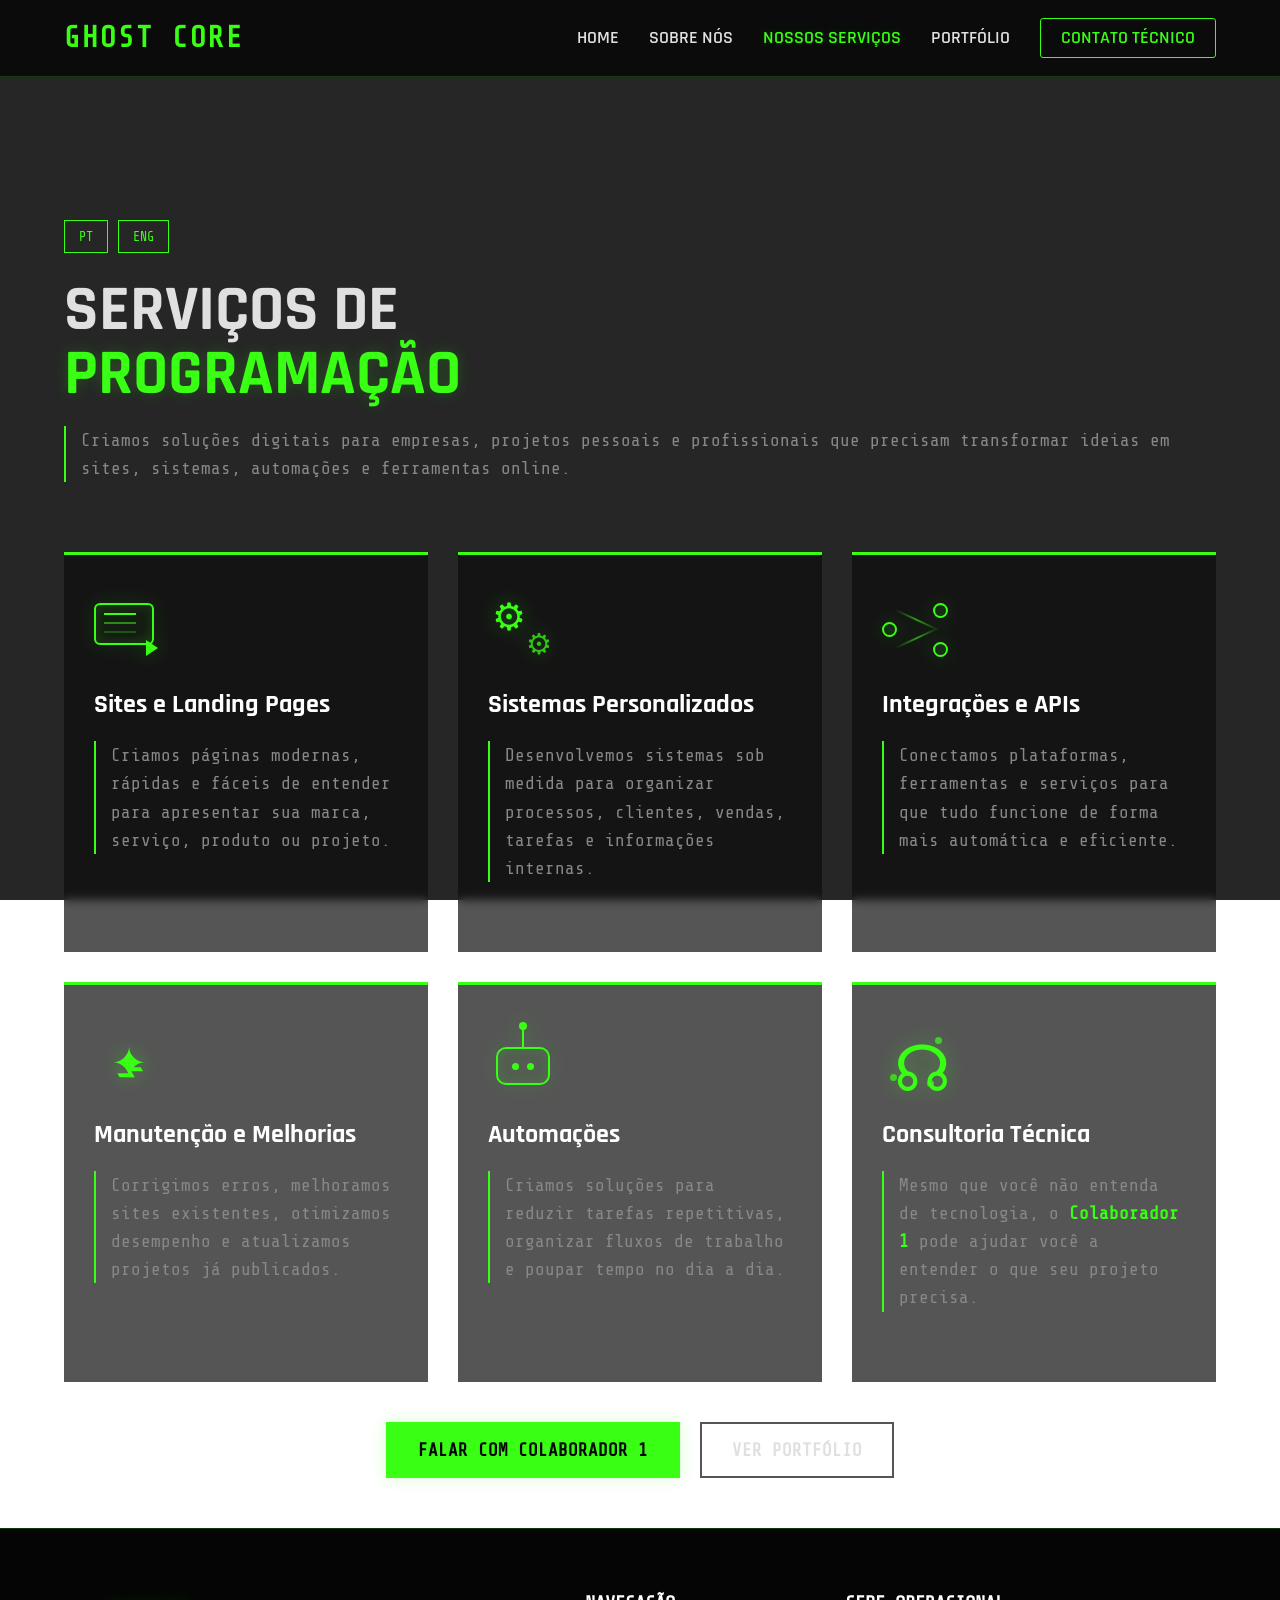
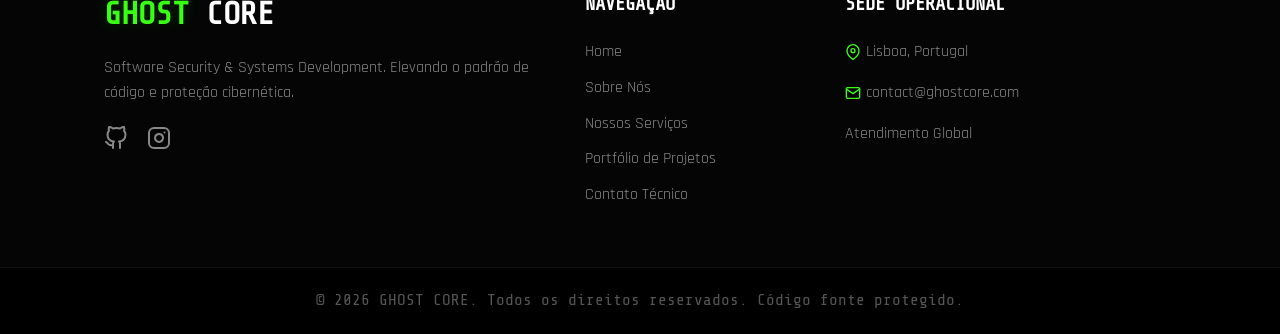
<file: pages/servicos/index.html>
<!DOCTYPE html>
<html lang="pt-br">
  <head>
    <meta charset="UTF-8" />
    <meta name="viewport" content="width=device-width, initial-scale=1.0" />
    <title>Serviços | Ghost Core</title>
    <link rel="icon" type="image/png" href="../img/logo-semfundo.png">
    <link
      href="https://fonts.googleapis.com/css2?family=Rajdhani:wght@400;600;700&family=Share+Tech+Mono&display=swap"
      rel="stylesheet"
    />
    <link rel="stylesheet" href="../assets/style.css" />
  </head>

  <body data-lang="pt">
    <video autoplay muted loop playsinline id="video-bg">
      <source src="../mp4/logo_background.mp4" type="video/mp4" />
    </video>
    <div class="video-overlay"></div>

    <header>
        <nav class="navbar">
            <div class="nav-logo"><span class="glitch-text">GHOST CORE</span></div>
            <div class="menu-toggle" id="mobile-menu">
                <span class="bar"></span>
                <span class="bar"></span>
                <span class="bar"></span>
            </div>
            <ul class="nav-links">
                <li><a href="../../">Home</a></li>
                <li><a href="../sobre/">Sobre Nós</a></li>
                <li><a href="" class="active">Nossos Serviços</a></li>
                <li><a href="../portfolio/">Portfólio</a></li>
                <li><a href="../contato/" class="btn-nav">Contato Técnico</a></li>
            </ul>
        </nav>
    </header>

    <main style="padding-top: 100px;">
      <section class="hero">
        <div class="hero-container">
          <div class="hero-content">
            
            <div class="language-switch">
              <button onclick="setLanguage('pt')">PT</button>
              <button onclick="setLanguage('en')">ENG</button>
            </div>

            <h1>
              <span class="lang lang-pt">SERVIÇOS DE <br /><span class="highlight">PROGRAMAÇÃO</span></span>
              <span class="lang lang-en">PROGRAMMING <br /><span class="highlight">SERVICES</span></span>
            </h1>

            <p>
              <span class="lang lang-pt">
                Criamos soluções digitais para empresas, projetos pessoais e
                profissionais que precisam transformar ideias em sites,
                sistemas, automações e ferramentas online.
              </span>
              <span class="lang lang-en">
                We create digital solutions for companies, personal projects and
                professionals who need to turn ideas into websites, systems,
                automations and online tools.
              </span>
            </p>

            <div class="features services-grid" style="padding: 40px 0 0">
              
              <div class="feature-box service-card">
                <div class="service-icon icon-site">
                  <div class="screen"></div>
                  <div class="cursor"></div>
                </div>
                <h3>
                  <span class="lang lang-pt">Sites e Landing Pages</span>
                  <span class="lang lang-en">Websites and Landing Pages</span>
                </h3>
                <p>
                  <span class="lang lang-pt">Criamos páginas modernas, rápidas e fáceis de entender para apresentar sua marca, serviço, produto ou projeto.</span>
                  <span class="lang lang-en">We create modern, fast and easy-to-understand pages to present your brand, service, product or project.</span>
                </p>
              </div>

              <div class="feature-box service-card">
                <div class="service-icon icon-system">
                  <span class="gear gear-one">⚙</span>
                  <span class="gear gear-two">⚙</span>
                </div>
                <h3>
                  <span class="lang lang-pt">Sistemas Personalizados</span>
                  <span class="lang lang-en">Custom Systems</span>
                </h3>
                <p>
                  <span class="lang lang-pt">Desenvolvemos sistemas sob medida para organizar processos, clientes, vendas, tarefas e informações internas.</span>
                  <span class="lang lang-en">We build custom systems to organize processes, clients, sales, tasks and internal information.</span>
                </p>
              </div>

              <div class="feature-box service-card">
                <div class="service-icon icon-api">
                  <span></span><span></span><span></span>
                </div>
                <h3>
                  <span class="lang lang-pt">Integrações e APIs</span>
                  <span class="lang lang-en">Integrations and APIs</span>
                </h3>
                <p>
                  <span class="lang lang-pt">Conectamos plataformas, ferramentas e serviços para que tudo funcione de forma mais automática e eficiente.</span>
                  <span class="lang lang-en">We connect platforms, tools and services so everything works in a more automatic and efficient way.</span>
                </p>
              </div>

              <div class="feature-box service-card">
                <div class="service-icon icon-maintenance">
                  <span class="tool">✦</span>
                  <span class="wrench">⌁</span>
                </div>
                <h3>
                  <span class="lang lang-pt">Manutenção e Melhorias</span>
                  <span class="lang lang-en">Maintenance and Improvements</span>
                </h3>
                <p>
                  <span class="lang lang-pt">Corrigimos erros, melhoramos sites existentes, otimizamos desempenho e atualizamos projetos já publicados.</span>
                  <span class="lang lang-en">We fix errors, improve existing websites, optimize performance and update projects that are already online.</span>
                </p>
              </div>

              <div class="feature-box service-card">
                <div class="service-icon icon-bot">
                  <div class="bot-head"><span></span><span></span></div>
                  <div class="bot-antenna"></div>
                </div>
                <h3>
                  <span class="lang lang-pt">Automações</span>
                  <span class="lang lang-en">Automations</span>
                </h3>
                <p>
                  <span class="lang lang-pt">Criamos soluções para reduzir tarefas repetitivas, organizar fluxos de trabalho e poupar tempo no dia a dia.</span>
                  <span class="lang lang-en">We create solutions to reduce repetitive tasks, organize workflows and save time in daily operations.</span>
                </p>
              </div>

              <div class="feature-box service-card">
                <div class="service-icon icon-brain">
                  <div class="brain-core">☊</div>
                  <span class="pulse-dot dot-one"></span>
                  <span class="pulse-dot dot-two"></span>
                  <span class="pulse-dot dot-three"></span>
                </div>
                <h3>
                  <span class="lang lang-pt">Consultoria Técnica</span>
                  <span class="lang lang-en">Technical Consulting</span>
                </h3>
                <p>
                  <span class="lang lang-pt">
                    Mesmo que você não entenda de tecnologia, o <a href="../contato/" class="inline-link">Colaborador 1</a> pode ajudar você a entender o que seu projeto precisa.
                  </span>
                  <span class="lang lang-en">
                    Even if you do not understand technology, <a href="../contato/" class="inline-link">Collaborator 1</a> can help you understand what your project needs.
                  </span>
                </p>
              </div>
            </div>

            <div class="cta-group" style="margin-top: 40px; justify-content: center;">
              <a href="../contato/" class="btn btn-primary">
                <span class="lang lang-pt">Falar com Colaborador 1</span>
                <span class="lang lang-en">Talk to Collaborator 1</span>
              </a>
              <a href="../portfolio/" class="btn btn-secondary">
                <span class="lang lang-pt">Ver Portfólio</span>
                <span class="lang lang-en">View Portfolio</span>
              </a>
            </div>
            
          </div>
        </div>
      </section>
    </main>

    <footer>
        <div class="footer-container">
            <div class="footer-col brand-col">
                <div class="footer-logo"><span class="highlight">GHOST</span> CORE</div>
                <p>Software Security & Systems Development. Elevando o padrão de código e proteção cibernética.</p>
                <div class="social-links">
                    <a href="https://github.com/Eolemos" aria-label="GitHub">
                        <svg viewBox="0 0 24 24" width="24" height="24" stroke="currentColor" stroke-width="2" fill="none" stroke-linecap="round" stroke-linejoin="round"><path d="M9 19c-5 1.5-5-2.5-7-3m14 6v-3.87a3.37 3.37 0 0 0-.94-2.61c3.14-.35 6.44-1.54 6.44-7A5.44 5.44 0 0 0 20 4.77 5.07 5.07 0 0 0 19.91 1S18.73.65 16 2.48a13.38 13.38 0 0 0-7 0C6.27.65 5.09 1 5.09 1A5.07 5.07 0 0 0 5 4.77a5.44 5.44 0 0 0-1.5 3.78c0 5.42 3.3 6.61 6.44 7A3.37 3.37 0 0 0 9 18.13V22"></path></svg>
                    </a>
                    <a href="https://www.instagram.com/_desativada_2k28/" aria-label="Instagram">
                        <svg viewBox="0 0 24 24" width="24" height="24" stroke="currentColor" stroke-width="2" fill="none" stroke-linecap="round" stroke-linejoin="round"><rect x="2" y="2" width="20" height="20" rx="5" ry="5"></rect><path d="M16 11.37A4 4 0 1 1 12.63 8 4 4 0 0 1 16 11.37z"></path><line x1="17.5" y1="6.5" x2="17.51" y2="6.5"></line></svg>
                    </a>
                </div>
            </div>

            <div class="footer-col">
                <h4>Navegação</h4>
                <ul>
                    <li><a href="../../">Home</a></li>
                    <li><a href="../sobre/">Sobre Nós</a></li>
                    <li><a href="">Nossos Serviços</a></li>
                    <li><a href="../portfolio/">Portfólio de Projetos</a></li>
                    <li><a href="../contato/">Contato Técnico</a></li>
                </ul>
            </div>

            <div class="footer-col contact-col">
                <h4>Sede Operacional</h4>
                <p><svg viewBox="0 0 24 24" width="16" height="16" stroke="var(--neon-green)" stroke-width="2" fill="none" stroke-linecap="round" stroke-linejoin="round" style="vertical-align: middle; margin-right: 5px;"><path d="M21 10c0 7-9 13-9 13s-9-6-9-13a9 9 0 0 1 18 0z"></path><circle cx="12" cy="10" r="3"></circle></svg> Lisboa, Portugal</p>
                <p><svg viewBox="0 0 24 24" width="16" height="16" stroke="var(--neon-green)" stroke-width="2" fill="none" stroke-linecap="round" stroke-linejoin="round" style="vertical-align: middle; margin-right: 5px;"><path d="M4 4h16c1.1 0 2 .9 2 2v12c0 1.1-.9 2-2 2H4c-1.1 0-2-.9-2-2V6c0-1.1.9-2 2-2z"></path><polyline points="22,6 12,13 2,6"></polyline></svg> contact@ghostcore.com</p>
                <p>Atendimento Global</p>
            </div>
        </div>
        <div class="footer-bottom">
            <p>&copy; 2026 GHOST CORE. Todos os direitos reservados. Código fonte protegido.</p>
        </div>
    </footer>

    <script>
      // Função de Troca de Idioma
      function setLanguage(lang) {
        document.body.setAttribute("data-lang", lang);
      }

      // Função do Menu Mobile
      document.addEventListener('DOMContentLoaded', () => {
          const menu = document.querySelector('#mobile-menu');
          const menuLinks = document.querySelector('.nav-links');
          if (menu && menuLinks) {
              menu.addEventListener('click', () => {
                  menu.classList.toggle('is-active');
                  menuLinks.classList.toggle('active');
              });
          }
      });
    </script>
  </body>
</html>
</file>
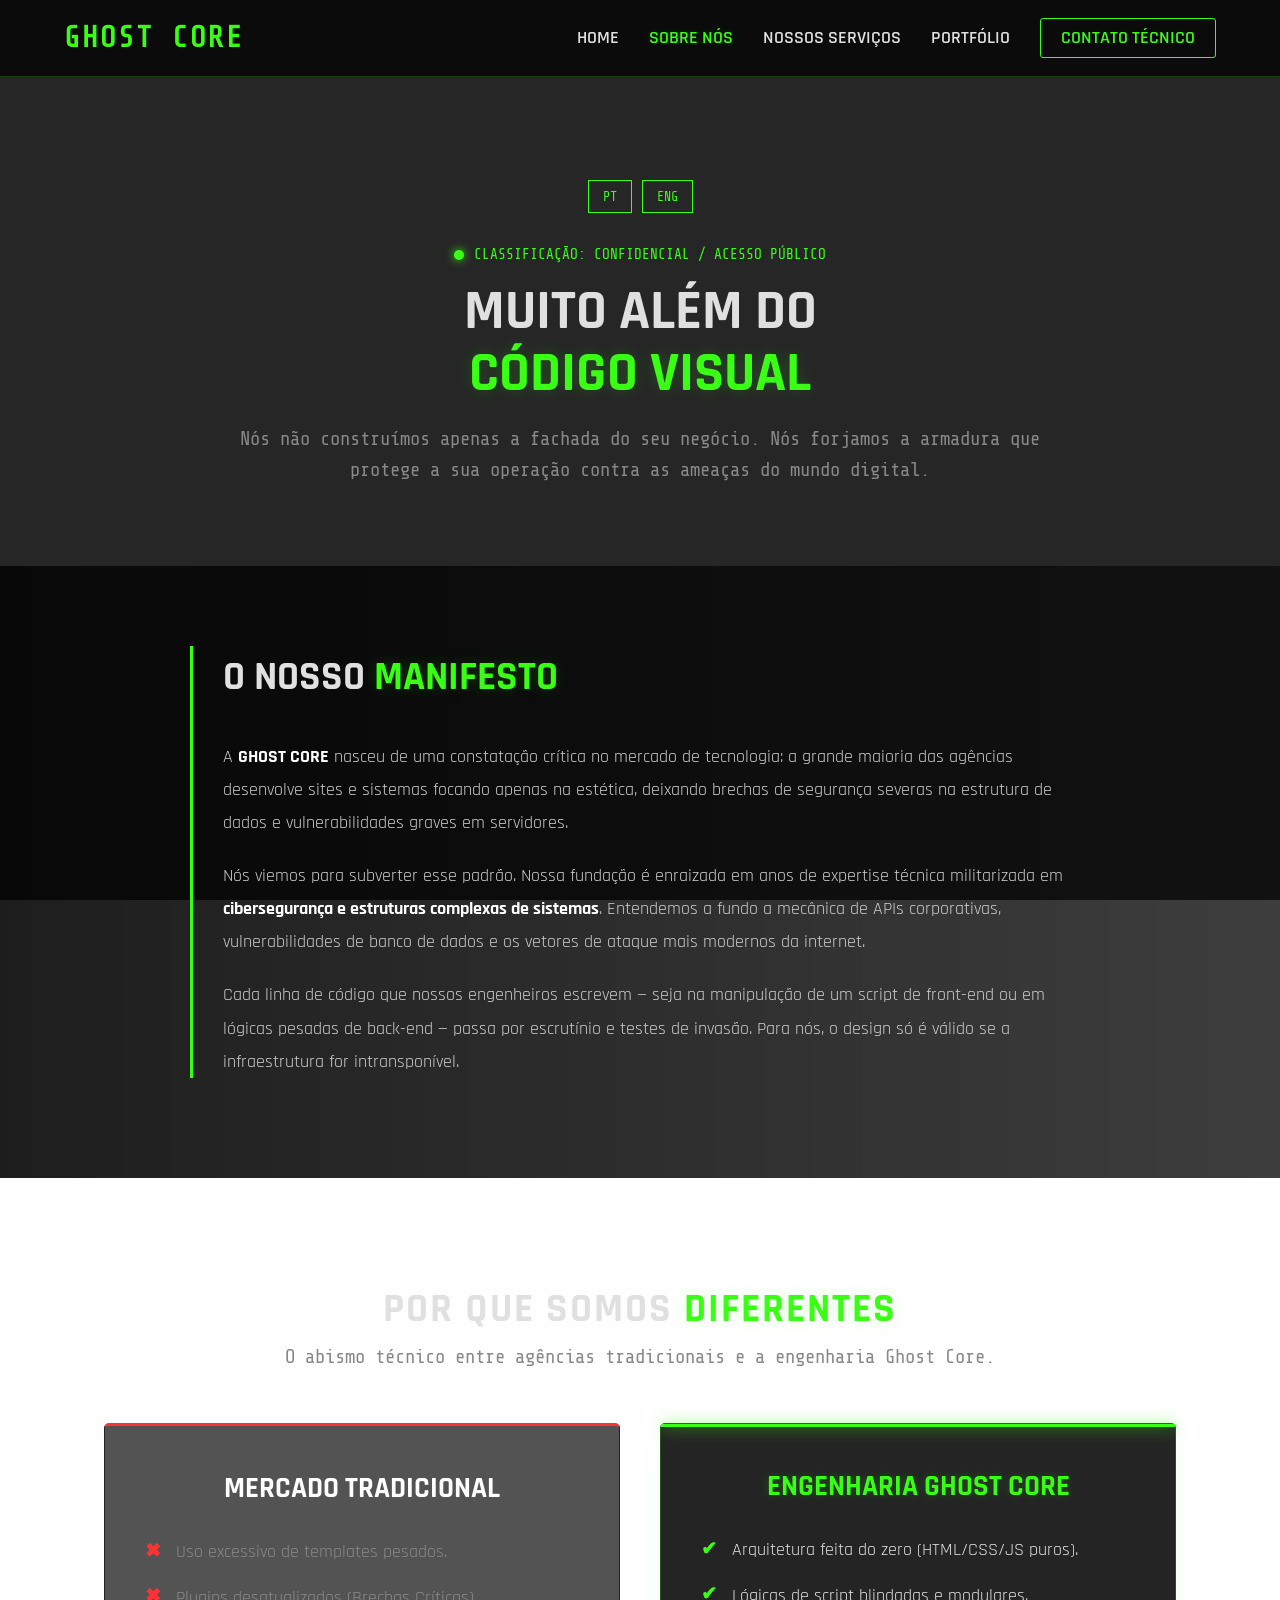
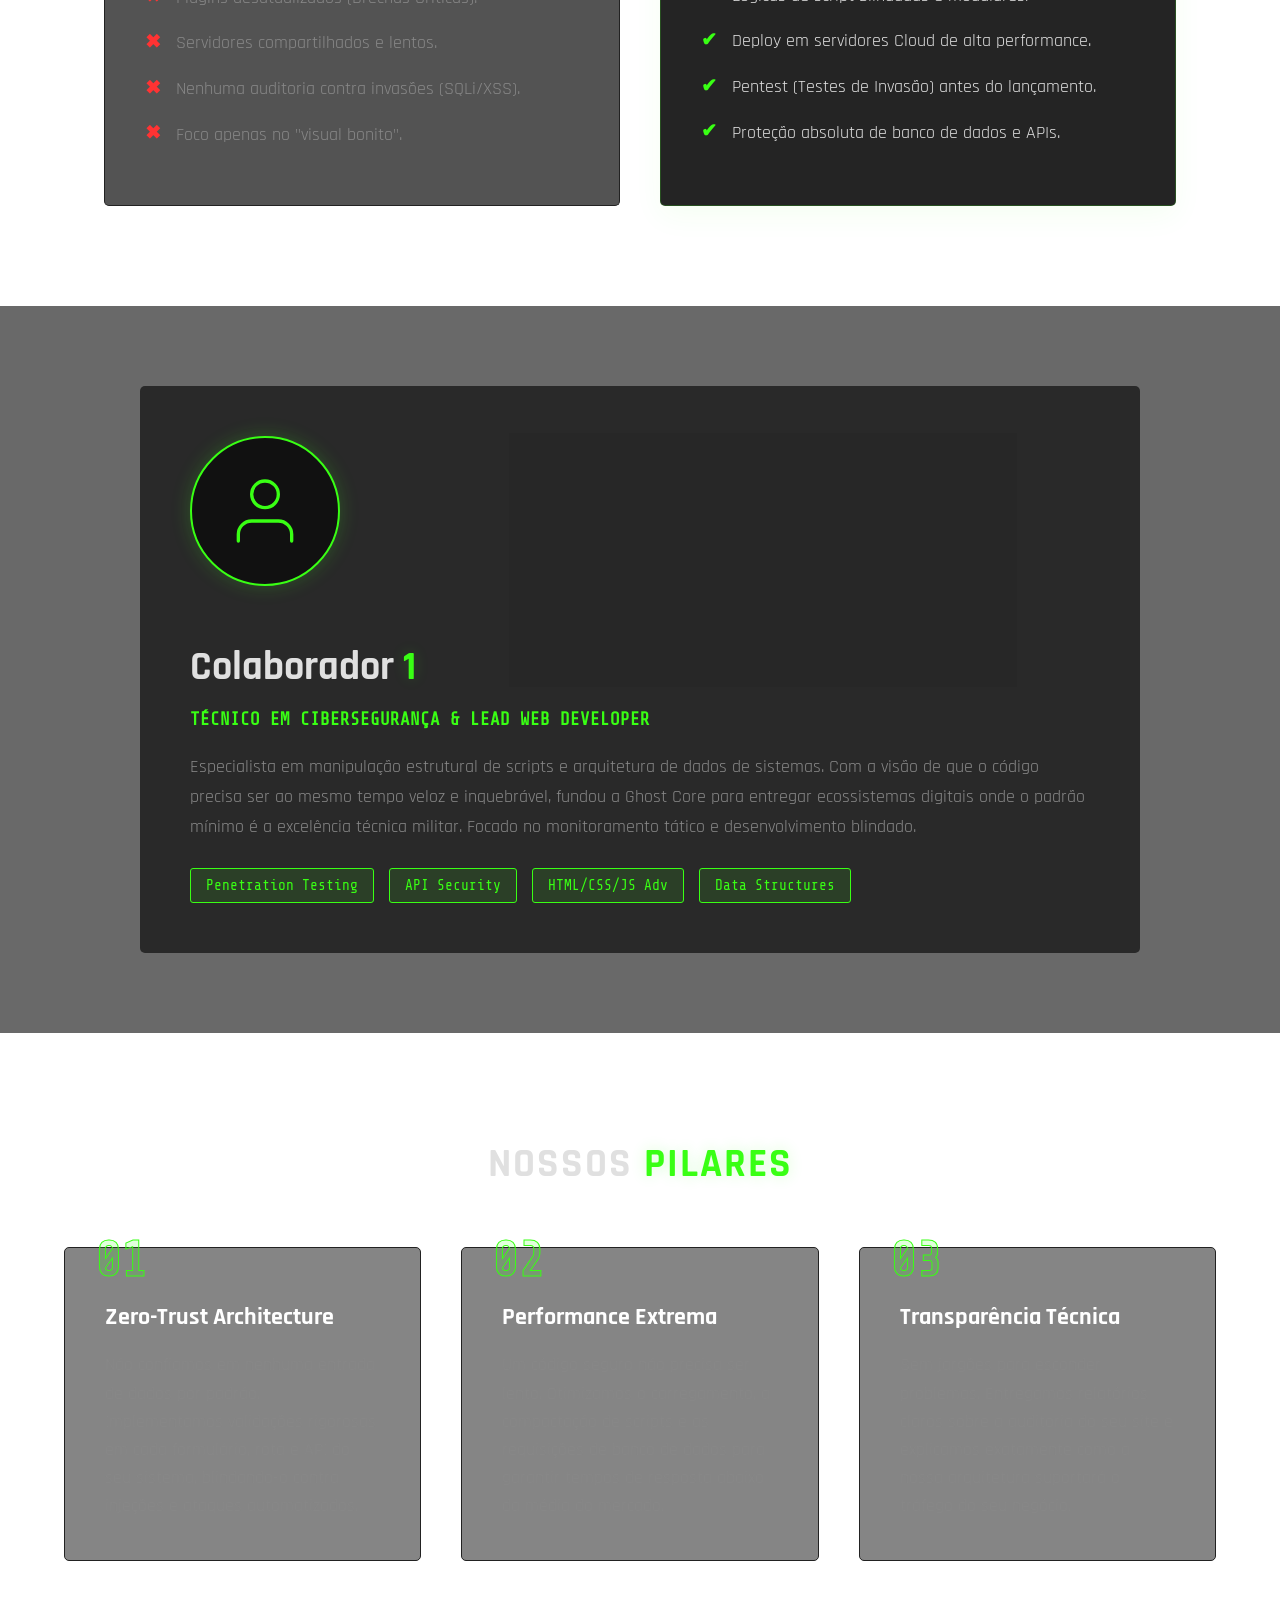
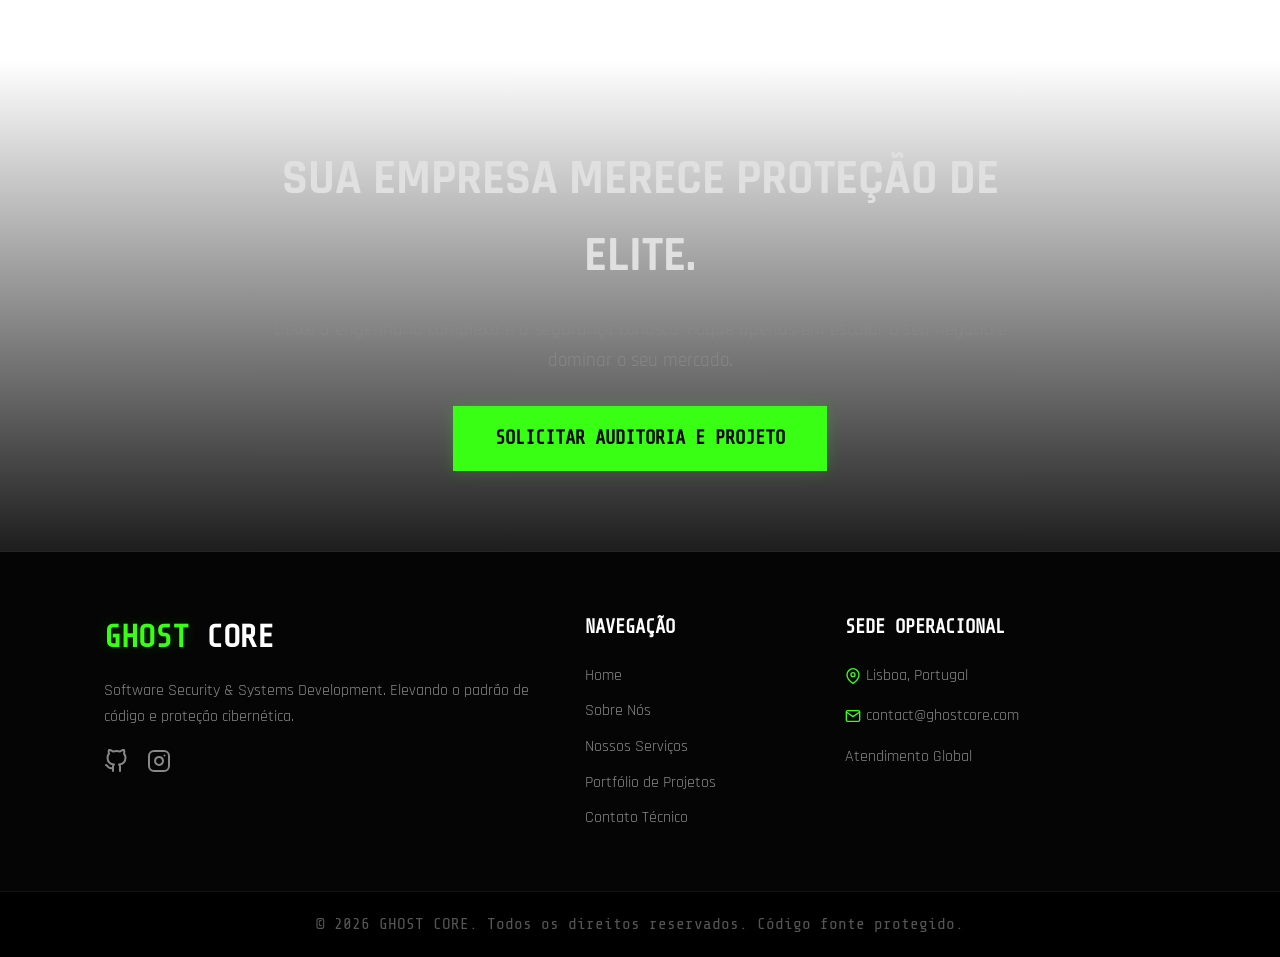
<file: pages/sobre/index.html>
<!DOCTYPE html>
<html lang="pt-br">
<head>
    <meta charset="UTF-8">
    <meta name="viewport" content="width=device-width, initial-scale=1.0">
    
    <title>Sobre o Core | Ghost Core</title>
    <link rel="icon" type="image/png" href="../img/logo-semfundo.png">
    <meta name="description" content="Conheça a Ghost Core. Especialistas em cibersegurança, estruturas de dados de sistemas e engenharia web de alta performance.">
    
    <link href="https://fonts.googleapis.com/css2?family=Rajdhani:wght@400;500;600;700&family=Share+Tech+Mono&display=swap" rel="stylesheet">
    <link rel="stylesheet" href="../assets/style.css">
</head>
<body data-lang="pt">

    <video autoplay muted loop playsinline id="video-bg">
        <source src="../mp4/logo_background.mp4" type="video/mp4">
    </video>
    <div class="video-overlay"></div>

    <header>
        <nav class="navbar">
            <div class="nav-logo">
                <span class="glitch-text" data-text="GHOST CORE">GHOST CORE</span>
            </div>
            
            <div class="menu-toggle" id="mobile-menu">
                <span class="bar"></span>
                <span class="bar"></span>
                <span class="bar"></span>
            </div>
            
            <ul class="nav-links">
                <li>
                    <a href="../../">
                        <span class="lang lang-pt">Home</span>
                        <span class="lang lang-en">Home</span>
                    </a>
                </li>
                <li>
                    <a href="" class="active">
                        <span class="lang lang-pt">Sobre Nós</span>
                        <span class="lang lang-en">About Us</span>
                    </a>
                </li>
                <li>
                    <a href="../servicos/">
                        <span class="lang lang-pt">Nossos Serviços</span>
                        <span class="lang lang-en">Our Services</span>
                    </a>
                </li>
                <li>
                    <a href="../portfolio/">
                        <span class="lang lang-pt">Portfólio</span>
                        <span class="lang lang-en">Portfolio</span>
                    </a>
                </li>
                <li>
                    <a href="../contato/" class="btn-nav">
                        <span class="lang lang-pt">Contato Técnico</span>
                        <span class="lang lang-en">Technical Contact</span>
                    </a>
                </li>
            </ul>
        </nav>
    </header>

    <main style="padding-top: 100px;">
        
        <section class="about-page-hero">
            <div class="about-page-container">
                
                <div class="language-switch" style="justify-content: center; margin-bottom: 30px;">
                    <button onclick="setLanguage('pt')">PT</button>
                    <button onclick="setLanguage('en')">ENG</button>
                </div>

                <div class="system-status" style="justify-content: center;">
                    <span class="status-dot"></span> 
                    <span class="lang lang-pt">CLASSIFICAÇÃO: CONFIDENCIAL / ACESSO PÚBLICO</span>
                    <span class="lang lang-en">CLASSIFICATION: CONFIDENTIAL / PUBLIC ACCESS</span>
                </div>
                
                <h1>
                    <span class="lang lang-pt">MUITO ALÉM DO <br><span class="highlight">CÓDIGO VISUAL</span></span>
                    <span class="lang lang-en">FAR BEYOND THE <br><span class="highlight">VISUAL CODE</span></span>
                </h1>
                
                <p>
                    <span class="lang lang-pt">Nós não construímos apenas a fachada do seu negócio. Nós forjamos a armadura que protege a sua operação contra as ameaças do mundo digital.</span>
                    <span class="lang lang-en">We don't just build the facade of your business. We forge the armor that protects your operation against the threats of the digital world.</span>
                </p>
            </div>
        </section>

        <section class="manifesto-section">
            <div class="manifesto-content">
                <h2>
                    <span class="lang lang-pt">O NOSSO <span class="highlight">MANIFESTO</span></span>
                    <span class="lang lang-en">OUR <span class="highlight">MANIFESTO</span></span>
                </h2>
                <div class="text-block">
                    <p>
                        <span class="lang lang-pt">A <strong>GHOST CORE</strong> nasceu de uma constatação crítica no mercado de tecnologia: a grande maioria das agências desenvolve sites e sistemas focando apenas na estética, deixando brechas de segurança severas na estrutura de dados e vulnerabilidades graves em servidores.</span>
                        <span class="lang lang-en"><strong>GHOST CORE</strong> was born from a critical realization in the technology market: the vast majority of agencies develop websites and systems focusing only on aesthetics, leaving severe security loopholes in data structures and serious vulnerabilities in servers.</span>
                    </p>
                    
                    <p>
                        <span class="lang lang-pt">Nós viemos para subverter esse padrão. Nossa fundação é enraizada em anos de expertise técnica militarizada em <strong>cibersegurança e estruturas complexas de sistemas</strong>. Entendemos a fundo a mecânica de APIs corporativas, vulnerabilidades de banco de dados e os vetores de ataque mais modernos da internet.</span>
                        <span class="lang lang-en">We are here to subvert this standard. Our foundation is rooted in years of militarized technical expertise in <strong>cybersecurity and complex system structures</strong>. We deeply understand the mechanics of corporate APIs, database vulnerabilities, and the most modern attack vectors on the internet.</span>
                    </p>
                    
                    <p>
                        <span class="lang lang-pt">Cada linha de código que nossos engenheiros escrevem — seja na manipulação de um script de front-end ou em lógicas pesadas de back-end — passa por escrutínio e testes de invasão. Para nós, o design só é válido se a infraestrutura for intransponível.</span>
                        <span class="lang lang-en">Every line of code our engineers write — whether manipulating a front-end script or heavy back-end logic — goes through scrutiny and penetration testing. For us, design is only valid if the infrastructure is impenetrable.</span>
                    </p>
                </div>
            </div>
        </section>

        <section class="comparison-section">
            <div class="section-header">
                <h2>
                    <span class="lang lang-pt">POR QUE SOMOS <span class="highlight">DIFERENTES</span></span>
                    <span class="lang lang-en">WHY WE ARE <span class="highlight">DIFFERENT</span></span>
                </h2>
                <p>
                    <span class="lang lang-pt">O abismo técnico entre agências tradicionais e a engenharia Ghost Core.</span>
                    <span class="lang lang-en">The technical abyss between traditional agencies and Ghost Core engineering.</span>
                </p>
            </div>
            
            <div class="comparison-grid">
                <div class="compare-card bad">
                    <h3>
                        <span class="lang lang-pt">Mercado Tradicional</span>
                        <span class="lang lang-en">Traditional Market</span>
                    </h3>
                    <ul>
                        <li><span class="x-mark">✖</span> 
                            <span class="lang lang-pt">Uso excessivo de templates pesados.</span>
                            <span class="lang lang-en">Excessive use of heavy templates.</span>
                        </li>
                        <li><span class="x-mark">✖</span> 
                            <span class="lang lang-pt">Plugins desatualizados (Brechas Críticas).</span>
                            <span class="lang lang-en">Outdated plugins (Critical Loopholes).</span>
                        </li>
                        <li><span class="x-mark">✖</span> 
                            <span class="lang lang-pt">Servidores compartilhados e lentos.</span>
                            <span class="lang lang-en">Shared and slow servers.</span>
                        </li>
                        <li><span class="x-mark">✖</span> 
                            <span class="lang lang-pt">Nenhuma auditoria contra invasões (SQLi/XSS).</span>
                            <span class="lang lang-en">No auditing against intrusions (SQLi/XSS).</span>
                        </li>
                        <li><span class="x-mark">✖</span> 
                            <span class="lang lang-pt">Foco apenas no "visual bonito".</span>
                            <span class="lang lang-en">Focus only on "pretty visuals".</span>
                        </li>
                    </ul>
                </div>

                <div class="compare-card good">
                    <div class="glow-border"></div>
                    <h3>
                        <span class="lang lang-pt">Engenharia Ghost Core</span>
                        <span class="lang lang-en">Ghost Core Engineering</span>
                    </h3>
                    <ul>
                        <li><span class="check-mark">✔</span> 
                            <span class="lang lang-pt">Arquitetura feita do zero (HTML/CSS/JS puros).</span>
                            <span class="lang lang-en">Architecture built from scratch (Pure HTML/CSS/JS).</span>
                        </li>
                        <li><span class="check-mark">✔</span> 
                            <span class="lang lang-pt">Lógicas de script blindadas e modulares.</span>
                            <span class="lang lang-en">Armored and modular script logic.</span>
                        </li>
                        <li><span class="check-mark">✔</span> 
                            <span class="lang lang-pt">Deploy em servidores Cloud de alta performance.</span>
                            <span class="lang lang-en">Deployment on high-performance Cloud servers.</span>
                        </li>
                        <li><span class="check-mark">✔</span> 
                            <span class="lang lang-pt">Pentest (Testes de Invasão) antes do lançamento.</span>
                            <span class="lang lang-en">Pentest (Penetration Testing) before launch.</span>
                        </li>
                        <li><span class="check-mark">✔</span> 
                            <span class="lang lang-pt">Proteção absoluta de banco de dados e APIs.</span>
                            <span class="lang lang-en">Absolute protection of databases and APIs.</span>
                        </li>
                    </ul>
                </div>
            </div>
        </section>

        <section class="leadership-section">
            <div class="leadership-container">
                <div class="leader-image">
                    <div class="placeholder-avatar">
                        <svg viewBox="0 0 24 24" width="80" height="80" stroke="var(--neon-green)" stroke-width="1" fill="none" stroke-linecap="round" stroke-linejoin="round"><path d="M20 21v-2a4 4 0 0 0-4-4H8a4 4 0 0 0-4 4v2"></path><circle cx="12" cy="7" r="4"></circle></svg>
                    </div>
                </div>
                <div class="leader-info">
                    <h2>
                        <span class="lang lang-pt">Colaborador <span class="highlight">1</span></span>
                        <span class="lang lang-en">Collaborator <span class="highlight">1</span></span>
                    </h2>
                    <h3 class="role-title">
                        <span class="lang lang-pt">Técnico em Cibersegurança & Lead Web Developer</span>
                        <span class="lang lang-en">Cybersecurity Technician & Lead Web Developer</span>
                    </h3>
                    <p>
                        <span class="lang lang-pt">Especialista em manipulação estrutural de scripts e arquitetura de dados de sistemas. Com a visão de que o código precisa ser ao mesmo tempo veloz e inquebrável, fundou a Ghost Core para entregar ecossistemas digitais onde o padrão mínimo é a excelência técnica militar. Focado no monitoramento tático e desenvolvimento blindado.</span>
                        <span class="lang lang-en">Specialist in structural script manipulation and system data architecture. With the vision that code must be both fast and unbreakable, he founded Ghost Core to deliver digital ecosystems where the minimum standard is military technical excellence. Focused on tactical monitoring and armored development.</span>
                    </p>
                    <div class="leader-skills">
                        <span>Penetration Testing</span>
                        <span>API Security</span>
                        <span>HTML/CSS/JS Adv</span>
                        <span>Data Structures</span>
                    </div>
                </div>
            </div>
        </section>

        <section class="pillars-section">
            <div class="section-header">
                <h2>
                    <span class="lang lang-pt">NOSSOS <span class="highlight">PILARES</span></span>
                    <span class="lang lang-en">OUR <span class="highlight">PILLARS</span></span>
                </h2>
            </div>

            <div class="pillars-grid">
                <div class="pillar-card">
                    <div class="pillar-number">01</div>
                    <h3>Zero-Trust Architecture</h3>
                    <p>
                        <span class="lang lang-pt">Não confiamos em nenhuma entrada de dados por padrão. Implementamos validações rigorosas em cada formulário, rota e API do seu sistema, blindando-o contra injeções e ataques automatizados.</span>
                        <span class="lang lang-en">We do not trust any data input by default. We implement rigorous validations in every form, route, and API of your system, shielding it against injections and automated attacks.</span>
                    </p>
                </div>
                <div class="pillar-card">
                    <div class="pillar-number">02</div>
                    <h3>
                        <span class="lang lang-pt">Performance Extrema</span>
                        <span class="lang lang-en">Extreme Performance</span>
                    </h3>
                    <p>
                        <span class="lang lang-pt">Um código seguro não precisa ser lento. Otimizamos o carregamento, a compactação de scripts e as requisições de banco de dados para garantir tempos de resposta abaixo da média do mercado.</span>
                        <span class="lang lang-en">Secure code doesn't have to be slow. We optimize loading, script compression, and database requests to ensure response times below the market average.</span>
                    </p>
                </div>
                <div class="pillar-card">
                    <div class="pillar-number">03</div>
                    <h3>
                        <span class="lang lang-pt">Transparência Técnica</span>
                        <span class="lang lang-en">Technical Transparency</span>
                    </h3>
                    <p>
                        <span class="lang lang-pt">Sem jargões para esconder problemas. Entregamos relatórios claros sobre a auditoria do seu site e explicamos exatamente como a nossa arquitetura suportará o tráfego do seu negócio.</span>
                        <span class="lang lang-en">No jargon to hide problems. We deliver clear reports on your website's audit and explain exactly how our architecture will support your business traffic.</span>
                    </p>
                </div>
            </div>
        </section>

        <section class="cta-banner">
            <div class="cta-wrapper">
                <h2>
                    <span class="lang lang-pt">Sua empresa merece proteção de elite.</span>
                    <span class="lang lang-en">Your company deserves elite protection.</span>
                </h2>
                <p>
                    <span class="lang lang-pt">Deixe a engenharia complexa e a segurança conosco. Foque apenas em escalar o seu negócio e dominar o seu mercado.</span>
                    <span class="lang lang-en">Leave the complex engineering and security to us. Focus only on scaling your business and dominating your market.</span>
                </p>
                <div class="cta-buttons-large">
                    <a href="../contato/" class="btn btn-primary btn-large">
                        <span class="lang lang-pt">Solicitar Auditoria e Projeto</span>
                        <span class="lang lang-en">Request Audit and Project</span>
                    </a>
                </div>
            </div>
        </section>
    </main>

    <footer>
        <div class="footer-container">
            <div class="footer-col brand-col">
                <div class="footer-logo"><span class="highlight">GHOST</span> CORE</div>
                <p>
                    <span class="lang lang-pt">Software Security & Systems Development. Elevando o padrão de código e proteção cibernética.</span>
                    <span class="lang lang-en">Software Security & Systems Development. Elevating the standard of code and cyber protection.</span>
                </p>
                <div class="social-links">
                    <a href="https://github.com/Eolemos" aria-label="GitHub">
                        <svg viewBox="0 0 24 24" width="24" height="24" stroke="currentColor" stroke-width="2" fill="none" stroke-linecap="round" stroke-linejoin="round"><path d="M9 19c-5 1.5-5-2.5-7-3m14 6v-3.87a3.37 3.37 0 0 0-.94-2.61c3.14-.35 6.44-1.54 6.44-7A5.44 5.44 0 0 0 20 4.77 5.07 5.07 0 0 0 19.91 1S18.73.65 16 2.48a13.38 13.38 0 0 0-7 0C6.27.65 5.09 1 5.09 1A5.07 5.07 0 0 0 5 4.77a5.44 5.44 0 0 0-1.5 3.78c0 5.42 3.3 6.61 6.44 7A3.37 3.37 0 0 0 9 18.13V22"></path></svg>
                    </a>
                    <a href="https://www.instagram.com/_desativada_2k28/" aria-label="Instagram">
                        <svg viewBox="0 0 24 24" width="24" height="24" stroke="currentColor" stroke-width="2" fill="none" stroke-linecap="round" stroke-linejoin="round"><rect x="2" y="2" width="20" height="20" rx="5" ry="5"></rect><path d="M16 11.37A4 4 0 1 1 12.63 8 4 4 0 0 1 16 11.37z"></path><line x1="17.5" y1="6.5" x2="17.51" y2="6.5"></line></svg>
                    </a>
                </div>
            </div>

            <div class="footer-col">
                <h4>
                    <span class="lang lang-pt">Navegação</span>
                    <span class="lang lang-en">Navigation</span>
                </h4>
                <ul>
                    <li>
                        <a href="../../">
                            <span class="lang lang-pt">Home</span>
                            <span class="lang lang-en">Home</span>
                        </a>
                    </li>
                    <li>
                        <a href="">
                            <span class="lang lang-pt">Sobre Nós</span>
                            <span class="lang lang-en">About Us</span>
                        </a>
                    </li>
                    <li>
                        <a href="../servicos/">
                            <span class="lang lang-pt">Nossos Serviços</span>
                            <span class="lang lang-en">Our Services</span>
                        </a>
                    </li>
                    <li>
                        <a href="../portfolio/">
                            <span class="lang lang-pt">Portfólio de Projetos</span>
                            <span class="lang lang-en">Project Portfolio</span>
                        </a>
                    </li>
                    <li>
                        <a href="../contato/">
                            <span class="lang lang-pt">Contato Técnico</span>
                            <span class="lang lang-en">Technical Contact</span>
                        </a>
                    </li>
                </ul>
            </div>

            <div class="footer-col contact-col">
                <h4>
                    <span class="lang lang-pt">Sede Operacional</span>
                    <span class="lang lang-en">Headquarters</span>
                </h4>
                <p><svg viewBox="0 0 24 24" width="16" height="16" stroke="var(--neon-green)" stroke-width="2" fill="none" stroke-linecap="round" stroke-linejoin="round" style="vertical-align: middle; margin-right: 5px;"><path d="M21 10c0 7-9 13-9 13s-9-6-9-13a9 9 0 0 1 18 0z"></path><circle cx="12" cy="10" r="3"></circle></svg> 
                    <span class="lang lang-pt">Lisboa, Portugal</span>
                    <span class="lang lang-en">Lisbon, Portugal</span>
                </p>
                <p><svg viewBox="0 0 24 24" width="16" height="16" stroke="var(--neon-green)" stroke-width="2" fill="none" stroke-linecap="round" stroke-linejoin="round" style="vertical-align: middle; margin-right: 5px;"><path d="M4 4h16c1.1 0 2 .9 2 2v12c0 1.1-.9 2-2 2H4c-1.1 0-2-.9-2-2V6c0-1.1.9-2 2-2z"></path><polyline points="22,6 12,13 2,6"></polyline></svg> contact@ghostcore.com</p>
                <p>
                    <span class="lang lang-pt">Atendimento Global</span>
                    <span class="lang lang-en">Global Support</span>
                </p>
            </div>
        </div>
        <div class="footer-bottom">
            <p>
                <span class="lang lang-pt">&copy; 2026 GHOST CORE. Todos os direitos reservados. Código fonte protegido.</span>
                <span class="lang lang-en">&copy; 2026 GHOST CORE. All rights reserved. Source code protected.</span>
            </p>
        </div>
    </footer>

    <script>
        // Função de Idioma
        function setLanguage(lang) {
            document.body.setAttribute("data-lang", lang);
        }

        // Função do Menu Mobile
        document.addEventListener('DOMContentLoaded', () => {
            const menu = document.querySelector('#mobile-menu');
            const menuLinks = document.querySelector('.nav-links');
            if (menu && menuLinks) {
                menu.addEventListener('click', () => {
                    menu.classList.toggle('is-active');
                    menuLinks.classList.toggle('active');
                });
            }
        });
    </script>
</body>
</html>
</file>
<file: pages/assets/style.css>
/* ==========================================================================
   VARIÁVEIS GLOBAIS
   ========================================================================== */
:root {
    --bg-dark: #050505;
    --bg-panel: rgba(13, 13, 13, 0.7);
    --neon-green: #39ff14;
    --neon-green-dim: rgba(57, 255, 20, 0.2);
    --text-main: #e0e0e0;
    --text-muted: #888888;
    --font-heading: 'Rajdhani', sans-serif;
    --font-code: 'Share Tech Mono', monospace;
    --glass-border: 1px solid rgba(255, 255, 255, 0.05);
}

/* ==========================================================================
   RESET E CONFIGURAÇÕES BASE
   ========================================================================== */
* {
    margin: 0;
    padding: 0;
    box-sizing: border-box;
}

html {
    scroll-behavior: smooth;
}

body {
    background-color: transparent; 
    color: var(--text-main);
    font-family: var(--font-heading);
    line-height: 1.6;
    overflow-x: hidden;
}

.highlight {
    color: var(--neon-green);
    text-shadow: 0 0 15px var(--neon-green-dim);
}

.section-header {
    text-align: center;
    margin-bottom: 50px;
}

.section-header h2 {
    font-size: 2.5rem;
    text-transform: uppercase;
    letter-spacing: 2px;
}

.section-header p {
    color: var(--text-muted);
    font-size: 1.2rem;
    font-family: var(--font-code);
}

/* ==========================================================================
   VÍDEO BACKGROUND TELA CHEIA
   ========================================================================== */
#video-bg {
    position: fixed;
    top: 0;
    left: 0;
    width: 100vw;
    height: 100vh;
    object-fit: cover;
    z-index: -999;
}

.video-overlay {
    position: fixed;
    top: 0;
    left: 0;
    width: 100vw;
    height: 100vh;
    background: rgba(0, 0, 0, 0.85);
    z-index: -998;
}

/* ==========================================================================
   CABEÇALHO E NAVEGAÇÃO
   ========================================================================== */
header {
    background: rgba(5, 5, 5, 0.8);
    border-bottom: 1px solid var(--neon-green-dim);
    position: fixed;
    width: 100%;
    top: 0;
    z-index: 1000;
    backdrop-filter: blur(10px);
}

.navbar {
    display: flex;
    justify-content: space-between;
    align-items: center;
    padding: 15px 5%;
    max-width: 1400px;
    margin: 0 auto;
}

.nav-logo {
    font-family: var(--font-code);
    font-size: 1.8rem;
    font-weight: bold;
    color: var(--neon-green);
    letter-spacing: 2px;
    display: flex;
    align-items: center;
}

.nav-links {
    list-style: none;
    display: flex;
    align-items: center;
    gap: 30px;
}

.nav-links li a {
    color: var(--text-main);
    text-decoration: none;
    font-size: 1.1rem;
    font-weight: 600;
    text-transform: uppercase;
    transition: all 0.3s ease;
}

.nav-links li a:hover, 
.nav-links li a.active {
    color: var(--neon-green);
    text-shadow: 0 0 10px var(--neon-green-dim);
}

.btn-nav {
    border: 1px solid var(--neon-green);
    padding: 8px 20px;
    border-radius: 3px;
    color: var(--neon-green) !important;
}

.btn-nav:hover {
    background: var(--neon-green);
    color: var(--bg-dark) !important;
}

/* ==========================================================================
   HERO SECTION (BANNER PRINCIPAL)
   ========================================================================== */
.hero {
    min-height: 100vh;
    display: flex;
    align-items: center;
    justify-content: center;
    padding: 120px 5% 50px;
}

.hero-container {
    display: flex;
    align-items: center;
    gap: 50px;
    max-width: 1200px;
    width: 100%;
    flex-wrap: wrap;
}

.hero-image {
    flex: 1;
    min-width: 300px;
    display: flex;
    justify-content: center;
}

.hero-image img {
    max-width: 100%;
    height: auto;
    filter: drop-shadow(0 0 25px rgba(57, 255, 20, 0.4));
    animation: float 4s ease-in-out infinite;
}

@keyframes float {
    0% { transform: translateY(0px); }
    50% { transform: translateY(-15px); }
    100% { transform: translateY(0px); }
}

.hero-content {
    flex: 1;
    min-width: 300px;
}

.system-status {
    font-family: var(--font-code);
    color: var(--neon-green);
    font-size: 0.9rem;
    margin-bottom: 15px;
    display: flex;
    align-items: center;
    gap: 10px;
}

.status-dot {
    width: 10px;
    height: 10px;
    background-color: var(--neon-green);
    border-radius: 50%;
    box-shadow: 0 0 10px var(--neon-green);
    animation: blink 1.5s infinite;
}

@keyframes blink { 0%, 100% { opacity: 1; } 50% { opacity: 0.3; } }

.hero-content h1 {
    font-size: 4rem;
    line-height: 1;
    margin-bottom: 20px;
    text-transform: uppercase;
}

.hero-content p {
    font-family: var(--font-code);
    font-size: 1.1rem;
    color: var(--text-muted);
    margin-bottom: 30px;
    border-left: 2px solid var(--neon-green);
    padding-left: 15px;
}

/* ==========================================================================
   BOTÕES GERAIS
   ========================================================================== */
.cta-group, .cta-buttons-large {
    display: flex;
    gap: 20px;
    flex-wrap: wrap;
}

.btn {
    padding: 12px 30px;
    font-family: var(--font-code);
    font-size: 1.1rem;
    text-transform: uppercase;
    text-decoration: none;
    font-weight: bold;
    cursor: pointer;
    transition: all 0.3s ease;
    display: inline-flex;
    align-items: center;
    justify-content: center;
}

.btn-primary {
    background-color: var(--neon-green);
    color: var(--bg-dark);
    border: 2px solid var(--neon-green);
    box-shadow: 0 0 15px var(--neon-green-dim);
}

.btn-primary:hover {
    background-color: transparent;
    color: var(--neon-green);
    box-shadow: 0 0 25px var(--neon-green);
}

.btn-secondary {
    background-color: transparent;
    color: var(--text-main);
    border: 2px solid #555;
}

.btn-secondary:hover {
    border-color: var(--neon-green);
    color: var(--neon-green);
}

.btn-large {
    padding: 15px 40px;
    font-size: 1.2rem;
}

.btn-text {
    color: var(--neon-green);
    text-decoration: none;
    font-family: var(--font-code);
    font-weight: bold;
    font-size: 1.1rem;
    transition: 0.3s;
    display: inline-block;
    margin-top: 15px;
}

.btn-text:hover {
    text-shadow: 0 0 10px var(--neon-green);
    letter-spacing: 1px;
}

/* ==========================================================================
   ESTATÍSTICAS RÁPIDAS
   ========================================================================== */
.stats-bar {
    background: rgba(5, 5, 5, 0.9);
    border-top: 1px solid var(--glass-border);
    border-bottom: 1px solid var(--glass-border);
    padding: 40px 5%;
    backdrop-filter: blur(5px);
}

.stats-container {
    max-width: 1200px;
    margin: 0 auto;
    display: flex;
    justify-content: space-around;
    flex-wrap: wrap;
    gap: 30px;
    text-align: center;
}

.stat-item h2 {
    font-size: 3rem;
    color: var(--neon-green);
    font-family: var(--font-code);
    text-shadow: 0 0 10px var(--neon-green-dim);
    line-height: 1;
}

.stat-item p {
    color: var(--text-muted);
    font-size: 1.1rem;
    text-transform: uppercase;
    letter-spacing: 1px;
    margin-top: 5px;
}

/* ==========================================================================
   SOBRE E TERMINAL
   ========================================================================== */
.about-preview {
    padding: 100px 5%;
}

.about-grid {
    display: grid;
    grid-template-columns: 1fr 1fr;
    gap: 50px;
    max-width: 1200px;
    margin: 0 auto;
    align-items: center;
}

.about-text h2 { font-size: 2.5rem; margin-bottom: 10px; }
.about-text h3 { font-size: 1.5rem; margin-bottom: 20px; color: #fff; }
.about-text p { font-size: 1.1rem; color: var(--text-muted); margin-bottom: 15px; }

.about-checklist {
    list-style: none;
    margin: 20px 0;
    font-family: var(--font-code);
    color: #fff;
}
.about-checklist li { margin-bottom: 10px; }

.about-terminal {
    background: #0d0d0d;
    border: 1px solid #333;
    border-radius: 5px;
    overflow: hidden;
    box-shadow: 0 15px 30px rgba(0,0,0,0.8), 0 0 20px var(--neon-green-dim);
}

.terminal-header {
    background: #1a1a1a;
    padding: 10px 15px;
    display: flex;
    align-items: center;
    border-bottom: 1px solid #333;
}

.btn-close, .btn-min, .btn-max {
    width: 12px; height: 12px; border-radius: 50%; margin-right: 8px;
}
.btn-close { background: #ff5f56; }
.btn-min { background: #ffbd2e; }
.btn-max { background: #27c93f; }

.terminal-title {
    color: #888;
    font-family: var(--font-code);
    font-size: 0.9rem;
    margin-left: auto;
    margin-right: auto;
}

.terminal-body {
    padding: 20px;
    font-family: var(--font-code);
    font-size: 1rem;
    color: #e0e0e0;
    line-height: 1.5;
}

.terminal-body .prompt { color: var(--neon-green); font-weight: bold; margin-right: 10px; }
.terminal-body .output { color: #aaa; margin-left: 20px; margin-bottom: 10px; }
.terminal-body .cursor { display: inline-block; width: 10px; background: #fff; animation: blink 1s infinite; }

/* ==========================================================================
   SERVIÇOS (GRID)
   ========================================================================== */
.services-section {
    padding: 100px 5%;
    background: linear-gradient(to bottom, transparent, rgba(5, 5, 5, 0.5));
}

.features {
    display: grid;
    grid-template-columns: repeat(auto-fit, minmax(320px, 1fr));
    gap: 30px;
    max-width: 1200px;
    margin: 0 auto;
}

.feature-box {
    background: var(--bg-panel);
    backdrop-filter: blur(5px);
    padding: 40px 30px;
    border: 1px solid var(--glass-border);
    border-top: 3px solid var(--neon-green);
    transition: transform 0.3s ease, box-shadow 0.3s ease;
}

/* Merge dos efeitos de hover dele na sua box */
.feature-box:hover {
    transform: translateY(-5px);
    box-shadow: 0 10px 20px rgba(0,0,0,0.5), 0 0 15px var(--neon-green-dim);
    border-color: var(--neon-green);
}

.feature-box .icon { margin-bottom: 20px; }
.feature-box h3 { font-size: 1.6rem; margin-bottom: 15px; color: #fff; }
.feature-box p { color: var(--text-muted); font-size: 1.1rem; }

/* ==========================================================================
   TIMELINE (PROCESSO)
   ========================================================================== */
.process-section {
    padding: 100px 5%;
}

.timeline {
    max-width: 800px;
    margin: 0 auto;
    position: relative;
    padding-left: 40px;
    border-left: 2px solid #333;
}

.timeline-item {
    position: relative;
    margin-bottom: 50px;
}

.timeline-item:last-child { margin-bottom: 0; }

.timeline-dot {
    position: absolute;
    left: -61px;
    top: 0;
    width: 40px;
    height: 40px;
    background: var(--bg-dark);
    border: 2px solid var(--neon-green);
    border-radius: 50%;
    display: flex;
    align-items: center;
    justify-content: center;
    font-family: var(--font-code);
    color: var(--neon-green);
    font-weight: bold;
    font-size: 1.2rem;
    box-shadow: 0 0 10px var(--neon-green-dim);
}

.timeline-content {
    background: var(--bg-panel);
    backdrop-filter: blur(5px);
    padding: 30px;
    border: 1px solid var(--glass-border);
    border-radius: 5px;
}

.timeline-content h3 { color: #fff; margin-bottom: 10px; font-size: 1.5rem; }
.timeline-content p { color: var(--text-muted); font-size: 1.1rem; }

/* ==========================================================================
   TECH STACK
   ========================================================================== */
.tech-stack {
    padding: 100px 5%;
    background: rgba(5, 5, 5, 0.7);
    border-top: 1px solid var(--glass-border);
    border-bottom: 1px solid var(--glass-border);
}

.tech-grid {
    display: flex;
    flex-wrap: wrap;
    justify-content: center;
    gap: 15px;
    max-width: 1000px;
    margin: 0 auto;
}

.tech-item {
    background: #111;
    border: 1px solid #333;
    padding: 12px 25px;
    font-family: var(--font-code);
    font-size: 1.1rem;
    color: var(--text-muted);
    border-radius: 3px;
    transition: 0.3s;
    cursor: default;
}

.tech-item:hover {
    background: var(--neon-green-dim);
    border-color: var(--neon-green);
    color: var(--neon-green);
    transform: translateY(-3px);
}

/* ==========================================================================
   FAQ
   ========================================================================== */
.faq-section { padding: 100px 5%; }

.faq-container {
    max-width: 800px;
    margin: 0 auto;
}

.faq-item {
    background: var(--bg-panel);
    border: 1px solid var(--glass-border);
    margin-bottom: 15px;
    backdrop-filter: blur(5px);
}

.faq-item summary {
    padding: 20px;
    font-size: 1.3rem;
    font-weight: bold;
    color: #fff;
    cursor: pointer;
    list-style: none;
    position: relative;
}

.faq-item summary::-webkit-details-marker { display: none; }

.faq-item summary::after {
    content: '+';
    position: absolute;
    right: 20px;
    color: var(--neon-green);
    font-size: 1.5rem;
    font-family: var(--font-code);
}

.faq-item[open] summary::after { content: '-'; }

.faq-content {
    padding: 0 20px 20px;
    color: var(--text-muted);
    font-size: 1.1rem;
    border-top: 1px solid #333;
    margin-top: 10px;
    padding-top: 15px;
}

/* ==========================================================================
   MENU HAMBÚRGUER MOBILE
   ========================================================================== */
.menu-toggle { display: none; cursor: pointer; }
.bar { display: block; width: 25px; height: 3px; margin: 5px auto; background-color: var(--neon-green); transition: all 0.3s ease; }

@media (max-width: 768px) {
    .menu-toggle { display: block; }
    
    .nav-links {
        position: absolute;
        top: 80px; 
        left: -100%;
        flex-direction: column;
        background: rgba(0, 0, 0, 0.95);
        width: 100%;
        padding: 20px 0;
        transition: 0.3s;
    }
    
    .nav-links.active { left: 0; }
    .nav-links li { margin: 15px 0; }
}

/* ==========================================================================
   CTA BANNER (RODAPÉ)
   ========================================================================== */
.cta-banner {
    padding: 80px 5%;
    text-align: center;
    background: linear-gradient(0deg, rgba(5,5,5,0.9) 0%, transparent 100%);
}

.cta-wrapper {
    max-width: 800px;
    margin: 0 auto;
}

.cta-wrapper h2 { font-size: 3rem; margin-bottom: 20px; text-transform: uppercase; }
.cta-wrapper p { font-size: 1.2rem; color: var(--text-muted); margin-bottom: 30px; }
.cta-buttons-large { justify-content: center; }

/* ==========================================================================
   MEGA FOOTER
   ========================================================================== */
footer {
    background: #050505;
    border-top: 1px solid var(--neon-green-dim);
    padding-top: 60px;
    position: relative;
    z-index: 10;
}

.footer-container {
    display: grid;
    grid-template-columns: 2fr 1fr 1.5fr;
    gap: 40px;
    max-width: 1200px;
    margin: 0 auto;
    padding: 0 5% 50px;
}

.footer-logo {
    font-family: var(--font-code);
    font-size: 2rem;
    font-weight: bold;
    color: #fff;
    margin-bottom: 15px;
}

.brand-col p { color: var(--text-muted); margin-bottom: 20px; }

.social-links a {
    color: var(--text-muted);
    margin-right: 15px;
    transition: 0.3s;
    display: inline-block;
}

.social-links a:hover { color: var(--neon-green); transform: translateY(-3px); }

.footer-col h4 {
    color: #fff;
    font-size: 1.2rem;
    margin-bottom: 20px;
    font-family: var(--font-code);
    text-transform: uppercase;
}

.footer-col ul { list-style: none; }
.footer-col ul li { margin-bottom: 10px; }
.footer-col ul li a {
    color: var(--text-muted);
    text-decoration: none;
    transition: 0.3s;
}

.footer-col ul li a:hover { color: var(--neon-green); padding-left: 5px; }

.contact-col p {
    color: var(--text-muted);
    margin-bottom: 15px;
    display: flex;
    align-items: center;
}

.footer-bottom {
    text-align: center;
    padding: 20px;
    background: #000;
    border-top: 1px solid #111;
    color: #555;
    font-family: var(--font-code);
}

/* ==========================================================================
   RESPONSIVIDADE (MOBILE)
   ========================================================================== */
@media (max-width: 992px) {
    .about-grid { grid-template-columns: 1fr; }
    .footer-container { grid-template-columns: 1fr 1fr; }
}

@media (max-width: 768px) {
    .navbar { flex-direction: column; gap: 20px; }
    .nav-links { flex-wrap: wrap; justify-content: center; }
    .hero-container { flex-direction: column-reverse; text-align: center; }
    .hero-content h1 { font-size: 3rem; }
    .hero-content p { border-left: none; border-top: 2px solid var(--neon-green); padding-top: 15px; }
    .cta-group { justify-content: center; }
    .footer-container { grid-template-columns: 1fr; text-align: center; }
    .contact-col p { justify-content: center; }
    .timeline { padding-left: 20px; }
    .timeline-dot { left: -41px; width: 30px; height: 30px; font-size: 1rem; }
}

/* ==========================================================================
   ESTILOS ESPECÍFICOS: PORTFÓLIO
   ========================================================================== */
.portfolio-container { padding: 50px 5%; max-width: 1200px; margin: 0 auto; }

.portfolio-grid {
    display: grid;
    grid-template-columns: repeat(auto-fit, minmax(300px, 1fr));
    gap: 30px;
}

.project-card {
    background: var(--bg-panel);
    padding: 20px;
    border: 1px solid var(--glass-border);
    transition: 0.3s;
}

.project-card:hover {
    border-color: var(--neon-green);
    transform: translateY(-5px);
}

.project-img-fs {
    width: 100%;
    height: 180px;         
    object-fit: contain;   
    border-radius: 4px;
    margin-bottom: 15px;
    display: block;
    padding: 15px;         
    background: #080808;   
    border: 1px solid #1a1a1a;
}

.project-img {
    width: 100%;        
    height: 250px;      
    object-fit: cover;  
    border-radius: 4px;
    margin-bottom: 15px;
    display: block;
}

/* ==========================================================================
   ESTILOS ESPECÍFICOS: SOBRE NÓS
   ========================================================================== */
.about-page-hero { padding: 80px 5%; text-align: center; max-width: 1000px; margin: 0 auto; }
.about-page-hero h1 { font-size: 3.5rem; line-height: 1.1; margin-bottom: 20px; text-transform: uppercase; }
.about-page-hero p { font-size: 1.2rem; color: var(--text-muted); font-family: var(--font-code); }

.manifesto-section { padding: 80px 5%; background: linear-gradient(90deg, rgba(5,5,5,0.9) 0%, rgba(13,13,13,0.8) 100%); border-top: 1px solid var(--glass-border); border-bottom: 1px solid var(--glass-border); }
.manifesto-content { max-width: 900px; margin: 0 auto; border-left: 3px solid var(--neon-green); padding-left: 30px; }
.manifesto-content h2 { font-size: 2.5rem; margin-bottom: 30px; }
.text-block p { font-size: 1.15rem; color: #ccc; margin-bottom: 20px; line-height: 1.8; }
.text-block strong { color: #fff; }

.comparison-section { padding: 100px 5%; max-width: 1200px; margin: 0 auto; }
.comparison-grid { display: grid; grid-template-columns: 1fr 1fr; gap: 40px; margin-top: 40px; }

.compare-card { padding: 40px; background: rgba(10, 10, 10, 0.7); border-radius: 5px; border: 1px solid #222; }
.compare-card h3 { font-size: 1.8rem; margin-bottom: 25px; text-align: center; color: #fff; text-transform: uppercase; }
.compare-card ul { list-style: none; }
.compare-card li { font-size: 1.1rem; margin-bottom: 15px; color: var(--text-muted); display: flex; align-items: center; gap: 15px; }
.compare-card.bad { border-top: 3px solid #ff3333; }
.x-mark { color: #ff3333; font-weight: bold; font-size: 1.2rem; }
.compare-card.good { position: relative; border: 1px solid var(--neon-green-dim); background: rgba(13, 13, 13, 0.9); box-shadow: 0 10px 30px rgba(57, 255, 20, 0.05); }
.compare-card.good h3 { color: var(--neon-green); text-shadow: 0 0 10px var(--neon-green-dim); }
.compare-card.good li { color: #e0e0e0; }
.check-mark { color: var(--neon-green); font-weight: bold; font-size: 1.2rem; }
.glow-border { position: absolute; top: 0; left: 0; width: 100%; height: 3px; background: var(--neon-green); box-shadow: 0 0 15px var(--neon-green); }

.leadership-section { padding: 80px 5%; background: rgba(5, 5, 5, 0.6); border-top: 1px solid var(--glass-border); border-bottom: 1px solid var(--glass-border); }
.placeholder-avatar { width: 150px; height: 150px; background: #111; border: 2px solid var(--neon-green); border-radius: 50%; display: flex; justify-content: center; align-items: center; box-shadow: 0 0 20px var(--neon-green-dim); }
.leader-info h2 { font-size: 2.5rem; margin-bottom: 5px; }
.role-title { color: var(--neon-green); font-family: var(--font-code); font-size: 1.1rem; margin-bottom: 20px; text-transform: uppercase; }
.leader-info p { color: var(--text-muted); font-size: 1.1rem; line-height: 1.7; margin-bottom: 25px; }
.leader-skills { display: flex; gap: 15px; flex-wrap: wrap; }
.leader-skills span { background: rgba(57, 255, 20, 0.1); border: 1px solid var(--neon-green); color: var(--neon-green); font-family: var(--font-code); padding: 5px 15px; font-size: 0.9rem; border-radius: 3px; }

/* INJEÇÕES DO SEU IRMÃO ABAIXO DESTE PONTO */

/* ==========================================================================
   BANDEIRA PORTUGUESA EASTER EGG HOVER
   ========================================================================== */
.flag-wave {
    width: 76px;
    height: 52px;
    margin-bottom: 20px;
    display: flex;
    align-items: stretch;
    cursor: pointer;
    perspective: 900px;
    filter: drop-shadow(0 0 8px rgba(57,255,20,0.45)) drop-shadow(0 0 18px rgba(57,255,20,0.2));
}

.flag-strip {
    height: 100%;
    display: block;
    background-image: url("https://cdn.jsdelivr.net/gh/twitter/twemoji@14.0.2/assets/svg/1f1f5-1f1f9.svg");
    background-size: 76px 52px;
    background-repeat: no-repeat;
    transform-origin: center;
    will-change: transform;
}

.strip-1 { width: 20%; background-position: 0 0; }
.strip-2 { width: 20%; background-position: 25% 0; }
.strip-3 { width: 20%; background-position: 50% 0; }
.strip-4 { width: 20%; background-position: 75% 0; }
.strip-5 { width: 20%; background-position: 100% 0; }

.flag-wave .flag-strip { animation: none; }
.flag-wave:hover .flag-strip { animation: flagWind 0.9s ease-in-out infinite; }
.flag-wave:hover .strip-1 { animation-delay: 0s; }
.flag-wave:hover .strip-2 { animation-delay: 0.05s; }
.flag-wave:hover .strip-3 { animation-delay: 0.10s; }
.flag-wave:hover .strip-4 { animation-delay: 0.15s; }
.flag-wave:hover .strip-5 { animation-delay: 0.20s; }

@keyframes flagWind {
    0% { transform: translateY(0px) rotateY(0deg) skewY(0deg); }
    25% { transform: translateY(-2px) rotateY(-16deg) skewY(2deg); }
    50% { transform: translateY(2px) rotateY(12deg) skewY(-2deg); }
    75% { transform: translateY(-1px) rotateY(-8deg) skewY(1deg); }
    100% { transform: translateY(0px) rotateY(0deg) skewY(0deg); }
}

/* ==========================================================================
   PÁGINA DE SERVIÇOS E LANGUAGE SWITCH
   ========================================================================== */
.language-switch {
    display: flex;
    gap: 10px;
    margin-bottom: 25px;
}

.language-switch button {
    background: transparent;
    color: var(--neon-green);
    border: 1px solid var(--neon-green);
    padding: 8px 14px;
    font-family: var(--font-code);
    cursor: pointer;
    transition: all 0.3s ease;
}

.language-switch button:hover {
    background: var(--neon-green);
    color: var(--bg-dark);
    box-shadow: 0 0 15px var(--neon-green-dim);
}

body[data-lang="pt"] .lang-en { display: none; }
body[data-lang="en"] .lang-pt { display: none; }

.services-grid {
    grid-template-columns: repeat(auto-fit, minmax(280px, 1fr));
}

.inline-link {
    color: var(--neon-green);
    text-decoration: none;
    font-weight: bold;
}

.inline-link:hover {
    text-shadow: 0 0 10px var(--neon-green);
}

/* ==========================================================================
   ÍCONES ANIMADOS DOS SERVIÇOS (Ajustados para .feature-box)
   ========================================================================== */
.service-icon {
    width: 70px;
    height: 70px;
    margin-bottom: 20px;
    position: relative;
    color: var(--neon-green);
    filter: drop-shadow(0 0 10px rgba(57,255,20,0.35));
}

/* SITE */
.icon-site .screen {
    width: 60px;
    height: 42px;
    border: 2px solid var(--neon-green);
    border-radius: 6px;
    position: absolute;
    top: 8px;
    left: 0;
    box-shadow: inset 0 0 12px rgba(57,255,20,0.15);
}

.icon-site .screen::before {
    content: "";
    position: absolute;
    top: 8px;
    left: 8px;
    width: 32px;
    height: 2px;
    background: var(--neon-green);
    box-shadow: 0 9px 0 rgba(57,255,20,0.5), 0 18px 0 rgba(57,255,20,0.25);
}

.icon-site .cursor {
    position: absolute;
    right: 6px;
    bottom: 9px;
    width: 0;
    height: 0;
    border-left: 12px solid var(--neon-green);
    border-top: 8px solid transparent;
    border-bottom: 8px solid transparent;
}

.feature-box:hover .icon-site .cursor {
    animation: cursorClick 1s ease-in-out infinite;
}

@keyframes cursorClick {
    0%, 100% { transform: translate(0, 0) scale(1); }
    45% { transform: translate(-8px, -6px) scale(1); }
    55% { transform: translate(-8px, -6px) scale(0.85); }
}

/* SISTEMAS */
.icon-system .gear {
    position: absolute;
    font-size: 2.4rem;
    line-height: 1;
}

.gear-one { top: 5px; left: 4px; }
.gear-two { bottom: 4px; right: 6px; font-size: 1.8rem !important; opacity: 0.75; }

.feature-box:hover .gear-one { animation: gearSpin 1.8s linear infinite; }
.feature-box:hover .gear-two { animation: gearSpinReverse 1.4s linear infinite; }

@keyframes gearSpin { to { transform: rotate(360deg); } }
@keyframes gearSpinReverse { to { transform: rotate(-360deg); } }

/* APIs */
.icon-api::before,
.icon-api::after {
    content: "";
    position: absolute;
    height: 2px;
    width: 48px;
    background: linear-gradient(90deg, transparent, var(--neon-green), transparent);
    left: 11px;
    opacity: 0.6;
}

.icon-api::before { top: 24px; transform: rotate(25deg); }
.icon-api::after { top: 42px; transform: rotate(-25deg); }

.icon-api span {
    width: 15px;
    height: 15px;
    border: 2px solid var(--neon-green);
    border-radius: 50%;
    position: absolute;
    background: rgba(57,255,20,0.08);
}

.icon-api span:nth-child(1) { left: 0; top: 27px; }
.icon-api span:nth-child(2) { right: 4px; top: 8px; }
.icon-api span:nth-child(3) { right: 4px; bottom: 8px; }

.feature-box:hover .icon-api span { animation: apiPulse 1s ease-in-out infinite; }
.feature-box:hover .icon-api span:nth-child(2) { animation-delay: 0.15s; }
.feature-box:hover .icon-api span:nth-child(3) { animation-delay: 0.3s; }

@keyframes apiPulse {
    0%, 100% { box-shadow: 0 0 0 rgba(57,255,20,0); transform: scale(1); }
    50% { box-shadow: 0 0 18px rgba(57,255,20,0.8); transform: scale(1.22); }
}

/* MANUTENÇÃO */
.icon-maintenance .tool { position: absolute; font-size: 2.7rem; top: 6px; left: 17px; }
.icon-maintenance .wrench { position: absolute; font-size: 3rem; top: 10px; left: 22px; transform: rotate(-30deg); }

.feature-box:hover .icon-maintenance .wrench { animation: repairMove 1.1s ease-in-out infinite; }
.feature-box:hover .icon-maintenance .tool { animation: sparkFlash 0.7s ease-in-out infinite; }

@keyframes repairMove {
    0%, 100% { transform: rotate(-30deg) translateY(0); }
    50% { transform: rotate(12deg) translateY(-4px); }
}

@keyframes sparkFlash {
    0%, 100% { opacity: 0.2; transform: scale(0.8); }
    50% { opacity: 1; transform: scale(1.2); }
}

/* ROBÔ */
.icon-bot .bot-head {
    width: 54px;
    height: 38px;
    border: 2px solid var(--neon-green);
    border-radius: 10px;
    position: absolute;
    top: 22px;
    left: 8px;
    box-shadow: inset 0 0 12px rgba(57,255,20,0.15);
}

.icon-bot .bot-head span {
    width: 7px;
    height: 7px;
    background: var(--neon-green);
    border-radius: 50%;
    position: absolute;
    top: 14px;
}

.icon-bot .bot-head span:first-child { left: 14px; }
.icon-bot .bot-head span:last-child { right: 14px; }

.icon-bot .bot-antenna {
    width: 2px;
    height: 18px;
    background: var(--neon-green);
    position: absolute;
    top: 4px;
    left: 34px;
}

.icon-bot .bot-antenna::before {
    content: "";
    width: 8px;
    height: 8px;
    background: var(--neon-green);
    border-radius: 50%;
    position: absolute;
    top: -7px;
    left: -3px;
}

.feature-box:hover .icon-bot .bot-head span { animation: robotBlink 1.2s infinite; }
.feature-box:hover .icon-bot .bot-antenna::before { animation: signalPulse 0.8s infinite; }

@keyframes robotBlink {
    0%, 80%, 100% { transform: scaleY(1); }
    85%, 90% { transform: scaleY(0.15); }
}

@keyframes signalPulse {
    0%, 100% { box-shadow: 0 0 0 rgba(57,255,20,0); }
    50% { box-shadow: 0 0 18px rgba(57,255,20,0.9); }
}

/* CÉREBRO */
.icon-brain .brain-core {
    font-size: 4rem;
    position: absolute;
    top: -4px;
    left: 12px;
}

.pulse-dot {
    width: 7px;
    height: 7px;
    background: var(--neon-green);
    border-radius: 50%;
    position: absolute;
    opacity: 0.7;
}

.dot-one { top: 12px; right: 10px; }
.dot-two { bottom: 14px; left: 8px; }
.dot-three { bottom: 8px; right: 18px; }

.feature-box:hover .brain-core { animation: brainThink 1.3s ease-in-out infinite; }
.feature-box:hover .pulse-dot { animation: neuralPulse 1s ease-in-out infinite; }
.feature-box:hover .dot-two { animation-delay: 0.2s; }
.feature-box:hover .dot-three { animation-delay: 0.4s; }

@keyframes brainThink {
    0%, 100% { transform: rotate(0deg); text-shadow: 0 0 8px rgba(57,255,20,0.4); }
    50% { transform: rotate(-3deg); text-shadow: 0 0 22px rgba(57,255,20,0.9); }
}

@keyframes neuralPulse {
    0%, 100% { transform: scale(1); opacity: 0.4; }
    50% { transform: scale(1.8); opacity: 1; }
}
/* ==========================================================================
   ESTILOS ESPECÍFICOS: NOSSOS PILARES
   ========================================================================== */
.pillars-section {
    padding: 100px 5%;
}

.pillars-grid {
    display: grid;
    grid-template-columns: repeat(auto-fit, minmax(300px, 1fr));
    gap: 40px;
    max-width: 1200px;
    margin: 0 auto;
}

.pillar-card {
    background: rgba(13, 13, 13, 0.5);
    padding: 40px;
    border: 1px solid #222;
    border-radius: 5px;
    position: relative;
    transition: 0.3s;
}

.pillar-card:hover {
    background: rgba(20, 20, 20, 0.8);
    border-color: var(--neon-green);
    transform: translateY(-5px);
    box-shadow: 0 10px 20px rgba(0,0,0,0.5), 0 0 15px var(--neon-green-dim);
}

.pillar-number {
    position: absolute;
    top: -25px;
    left: 30px;
    font-size: 3rem;
    font-family: var(--font-code);
    font-weight: bold;
    color: rgba(57, 255, 20, 0.15); /* Fica transparente por dentro */
    -webkit-text-stroke: 1px var(--neon-green); /* Cria o contorno verde brilhante */
}

.pillar-card h3 {
    font-size: 1.5rem;
    margin-top: 10px;
    margin-bottom: 15px;
    color: #fff;
}

.pillar-card p {
    color: var(--text-muted);
    font-size: 1.1rem;
}

/* --- CORREÇÕES CRÍTICAS DE RESPONSIVIDADE --- */

@media (max-width: 768px) {
    /* Impede que o conteúdo ultrapasse a largura da tela */
    body, html {
        max-width: 100%;
        overflow-x: hidden; /* Esconde qualquer barra lateral indesejada */
    }

    /* Ajusta o container principal para ter margens seguras */
    .hero-container, .about-page-container, .manifesto-section, .comparison-section, .pillars-section {
        padding-left: 15px !important;
        padding-right: 15px !important;
        width: 100% !important;
    }

    /* Reduz o tamanho das fontes gigantes que quebram o layout */
    .hero-content h1, .about-page-hero h1 {
        font-size: 2.2rem !important;
        line-height: 1.2 !important;
    }

    /* Faz com que a logo ou imagens fiquem centralizadas e não estourem */
    .hero-image img, .project-img, .project-img-fs {
        max-width: 90% !important;
        margin: 0 auto !important;
    }

    /* Corrige o manifesto que estava cortando o texto */
    .manifesto-content {
        border-left: none !important;
        padding-left: 0 !important;
        text-align: center;
    }

    /* Corrige a grade de comparação */
    .comparison-grid {
        grid-template-columns: 1fr !important;
    }
}

/* Correção do container de liderança para mobile */
.leadership-container {
    max-width: 1000px;
    margin: 0 auto;
    display: flex;
    align-items: center;
    gap: 50px;
    background: var(--bg-panel);
    padding: 50px;
    border: 1px solid var(--glass-border);
    border-radius: 5px;
    /* Adicione estas duas linhas abaixo: */
    flex-wrap: wrap; 
    width: 90%; 
}

/* Garante que em telas muito pequenas o layout quebre e não estoure a tela */
@media (max-width: 768px) {
    .leadership-container {
        flex-direction: column;
        text-align: center;
        padding: 20px;
        width: 95%; /* Garante que caiba dentro da tela */
    }

    .placeholder-avatar {
        margin: 0 auto 20px auto; /* Centraliza a imagem no mobile */
    }
}

/* ==========================================================================
   AJUSTE DE RESPONSIVIDADE - PÁGINA DE SERVIÇOS
   ========================================================================== */

@media (max-width: 768px) {
    /* Centraliza o Hero e reduz fontes */
    .hero {
        padding: 80px 5% 40px !important;
        text-align: center;
    }
    
    .hero-content h1 {
        font-size: 2.2rem !important;
    }

    /* Força o grid a ter apenas 1 coluna no celular */
    .services-grid {
        display: grid;
        grid-template-columns: 1fr !important;
        gap: 20px !important;
        padding: 20px 0 !important;
    }

    /* Garante que os cards não excedam a largura da tela */
    .feature-box {
        width: 100% !important;
        padding: 30px 20px !important;
    }

    /* Ajuste no botão de idioma para não quebrar o topo */
    .language-switch {
        justify-content: center !important;
        margin-bottom: 20px;
    }
}

@media (max-width: 480px) {
    .service-icon {
        transform: scale(0.8); /* Reduz levemente o ícone para caber melhor */
        margin: 0 auto 15px auto !important; /* Centraliza o ícone */
        display: block;
    }
    
    .feature-box h3 {
        font-size: 1.3rem !important;
    }
}

/* ==========================================================================
   AJUSTE DE RESPONSIVIDADE - HOME (CORREÇÃO DE BUG MOBILE)
   ========================================================================== */

@media (max-width: 768px) {
    /* 1. Corrige o Hero para empilhar verticalmente */
    .hero-container {
        flex-direction: column-reverse !important; /* Imagem embaixo, texto em cima */
        text-align: center;
        gap: 20px !important;
    }

    .hero-image {
        margin-top: 20px;
    }

    .hero-content h1 {
        font-size: 2.2rem !important; /* Ajusta o tamanho da fonte gigante */
        line-height: 1.1 !important;
    }

    /* 2. Corrige a barra de estatísticas para ficar em colunas no celular */
    .stats-container {
        display: grid !important;
        grid-template-columns: 1fr 1fr !important; /* 2 colunas */
        gap: 20px !important;
    }

    .stat-item h2 {
        font-size: 2rem !important; /* Diminui os números para caberem */
    }

    /* 3. Corrige o container "Sobre" (Preview) */
    .about-grid {
        grid-template-columns: 1fr !important;
        gap: 30px !important;
    }
    
    .about-terminal {
        width: 100% !important; /* Garante que o terminal não ultrapasse a tela */
    }
}
</file>
